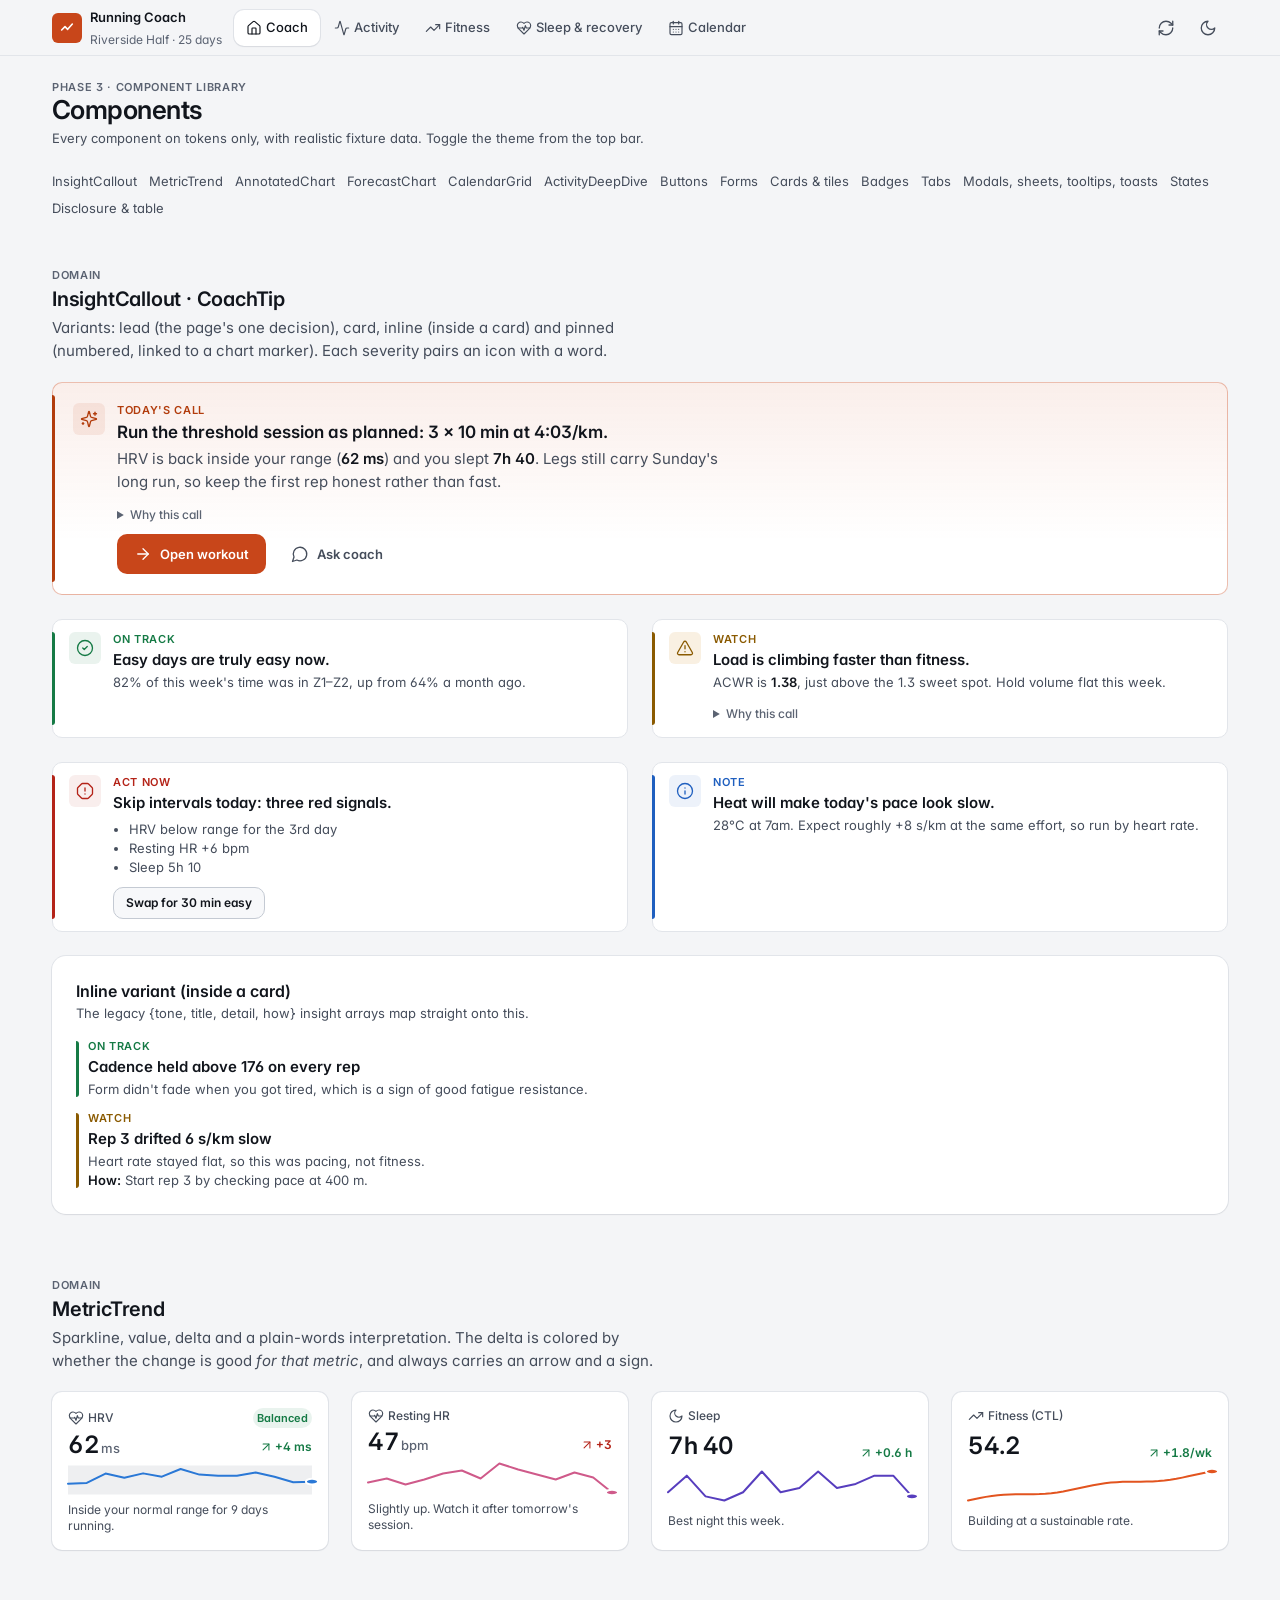
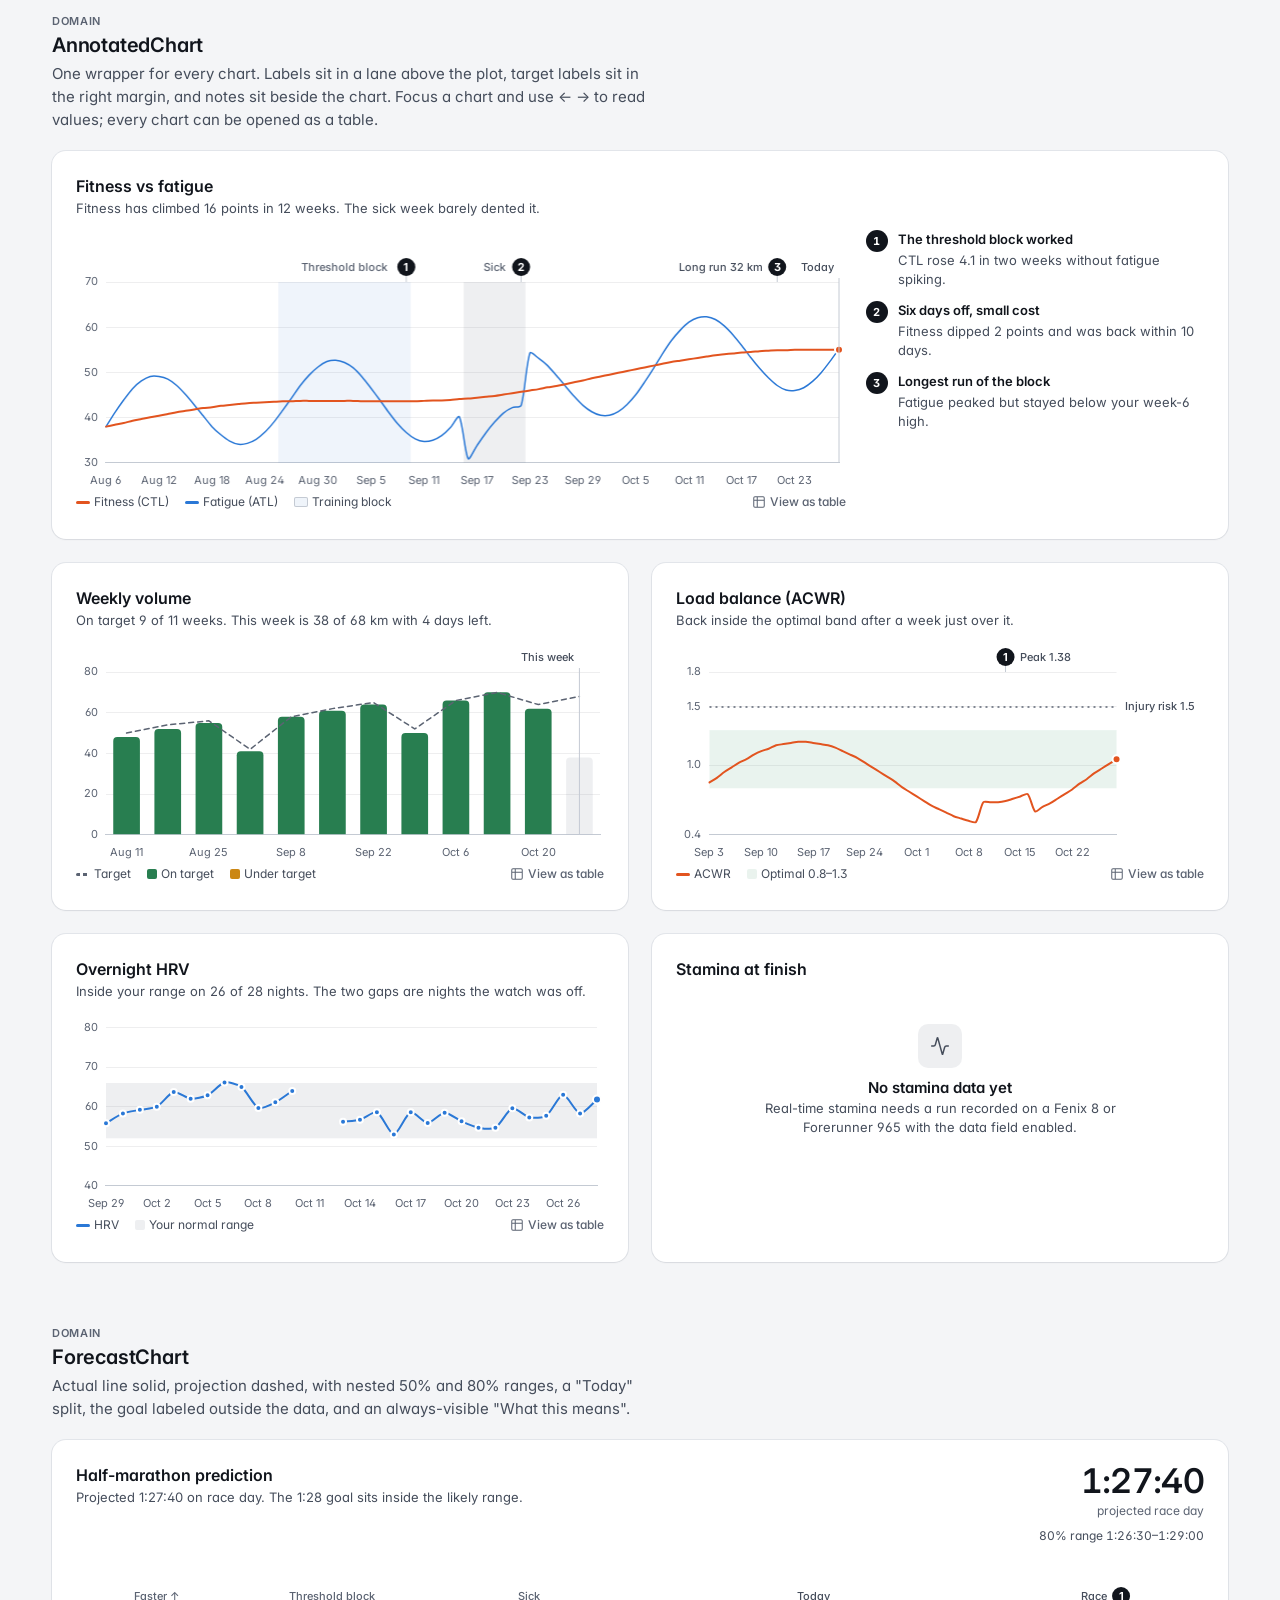
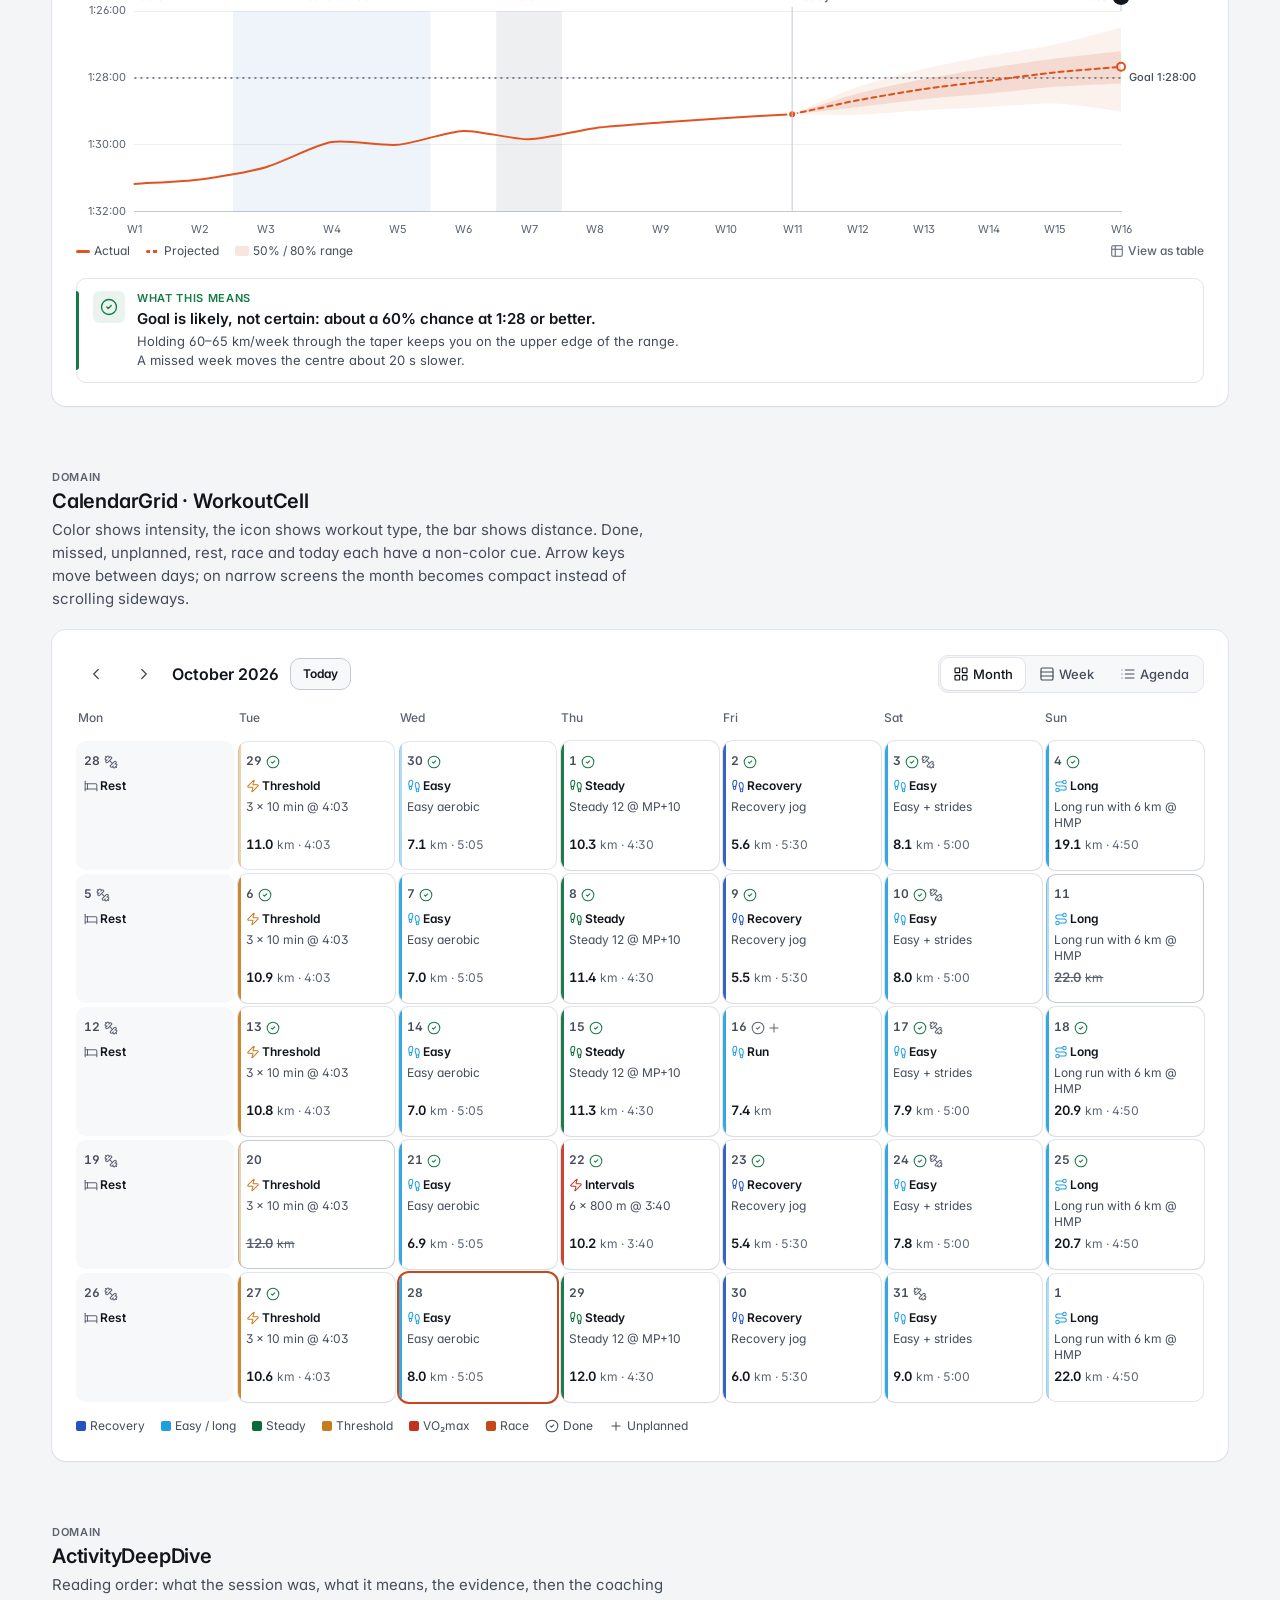
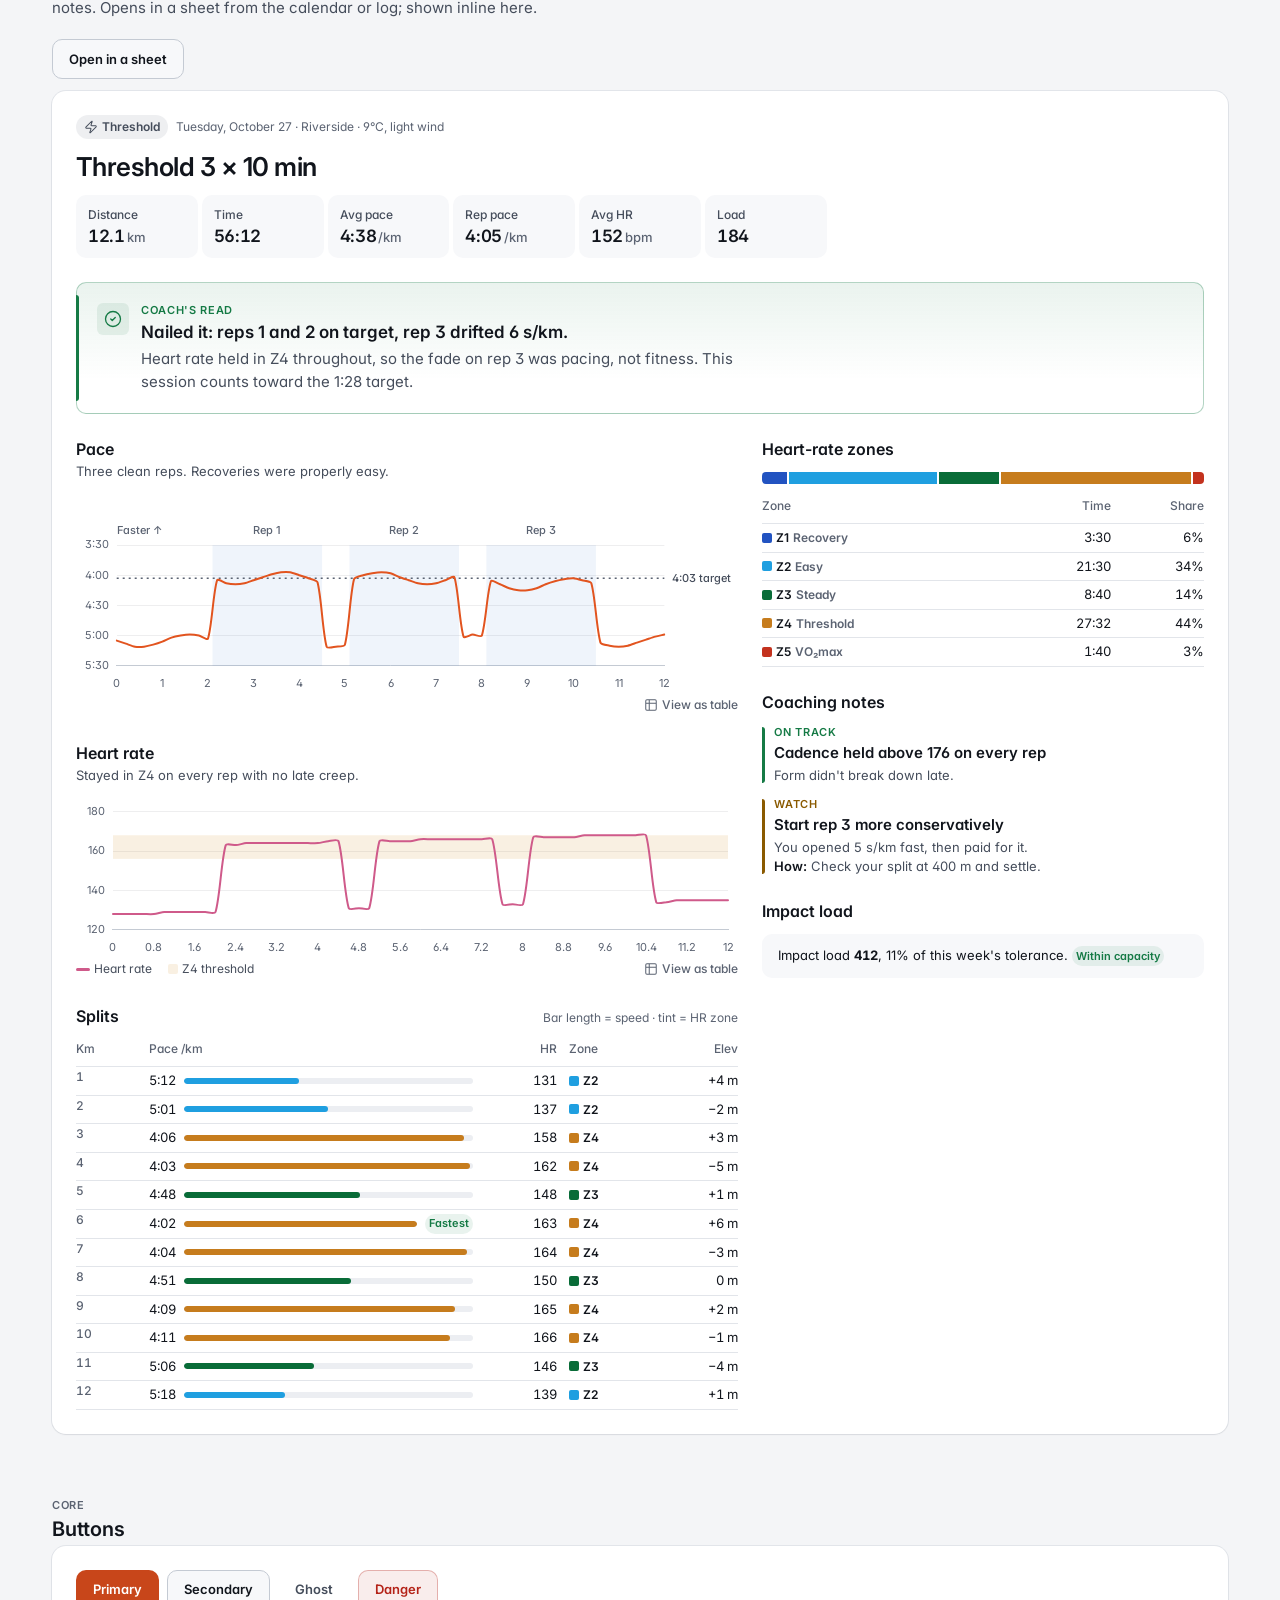
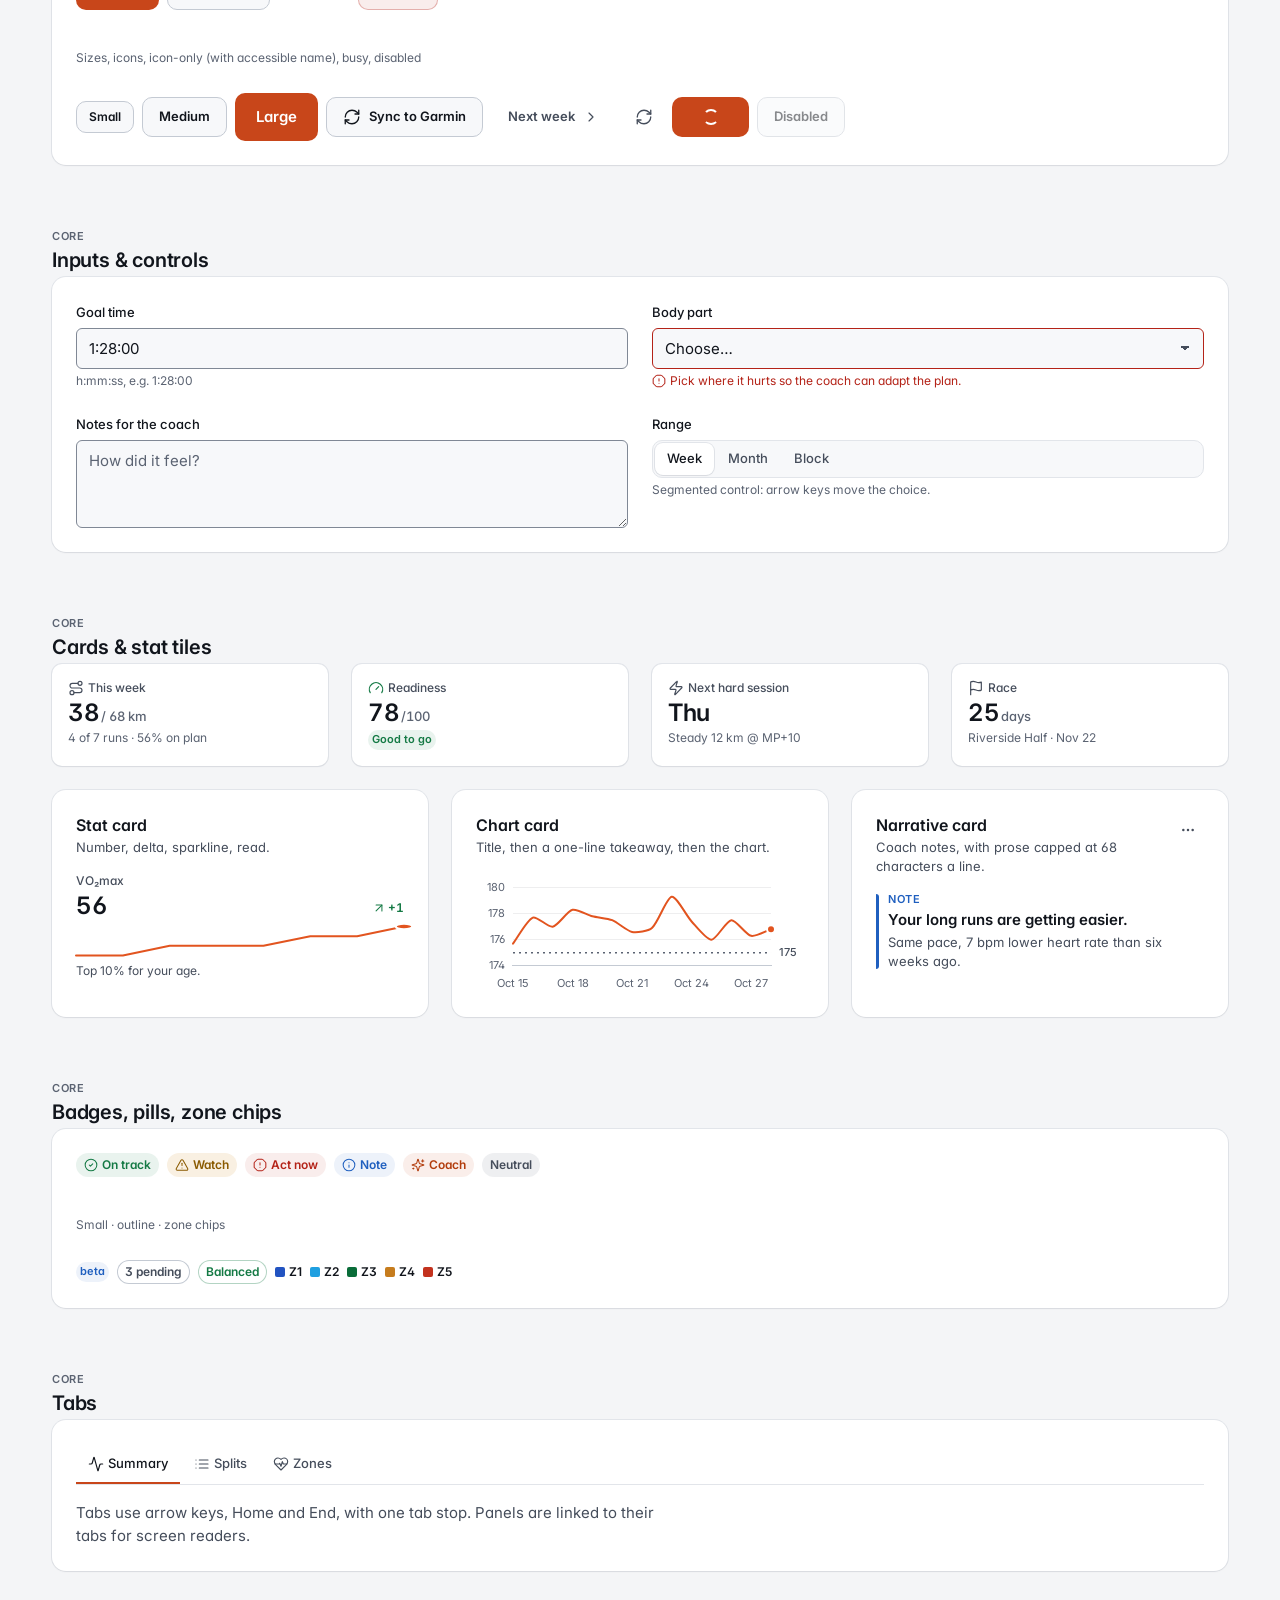
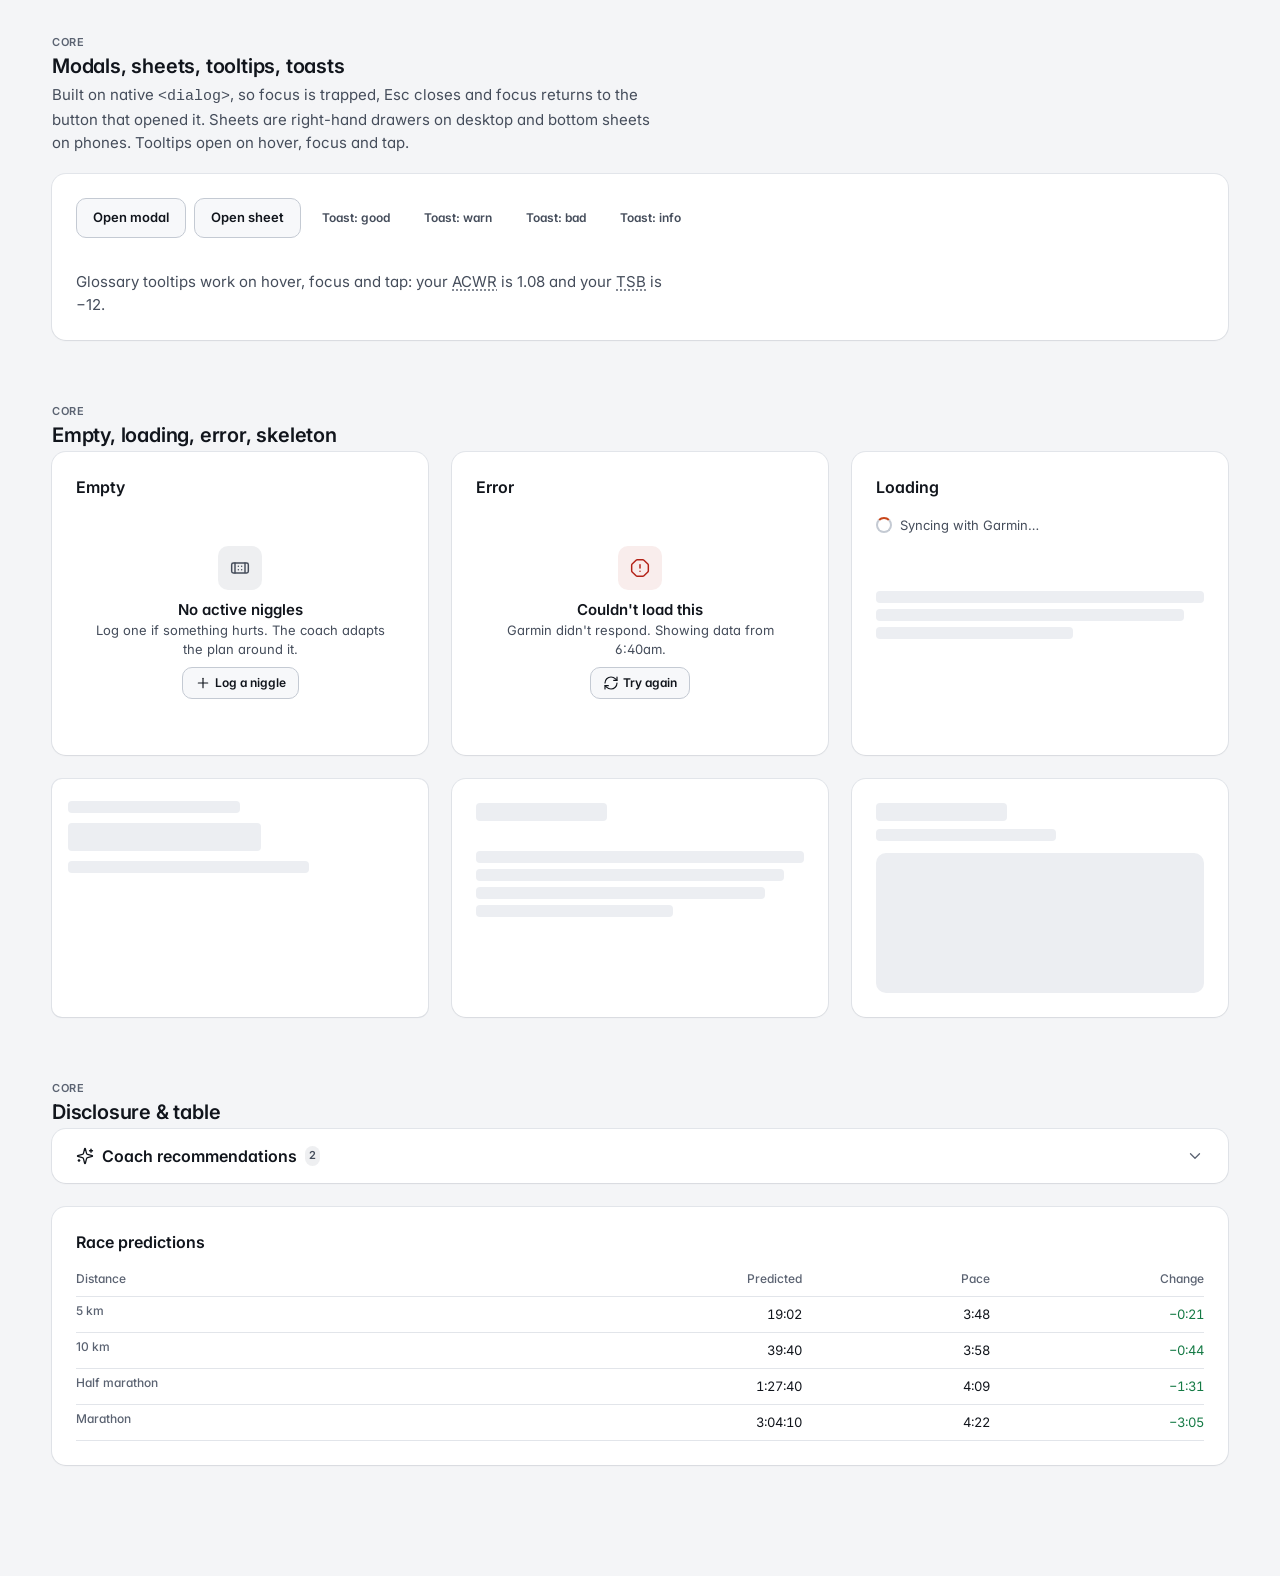
<file: frontend/design/components.html>
<!DOCTYPE html>
<html lang="en">
<head>
<meta charset="UTF-8" />
<meta name="viewport" content="width=device-width, initial-scale=1, viewport-fit=cover" />
<title>Component Library</title>
<link rel="icon" href="data:image/svg+xml,%3Csvg xmlns='http://www.w3.org/2000/svg' viewBox='0 0 32 32'%3E%3Crect width='32' height='32' rx='8' fill='%23ff7a3d'/%3E%3C/svg%3E" />
<link rel="preconnect" href="https://fonts.googleapis.com" />
<link rel="preconnect" href="https://fonts.gstatic.com" crossorigin />
<link rel="stylesheet" href="https://fonts.googleapis.com/css2?family=Inter:opsz,wght@14..32,400..700&display=swap" />
<link rel="stylesheet" href="tokens.css" />
<link rel="stylesheet" href="../ui/ui.css" />
<script src="../chart.umd.min.js"></script>
<style>
  /* Gallery-only layout */
  .gx-sec { margin-bottom: var(--sp-11); scroll-margin-top: 80px; }
  .gx-sec > .ui-overline { margin-bottom: var(--sp-2); }
  .gx-sec > h2 { margin-bottom: var(--sp-2); }
  .gx-sec > .ui-body { margin-bottom: var(--sp-6); }
  .gx-row { display: flex; flex-wrap: wrap; gap: var(--sp-3); align-items: center; }
  .gx-toc { display: flex; flex-wrap: wrap; gap: var(--sp-2) var(--sp-4); font-size: var(--fs-sm); margin: var(--sp-5) 0 var(--sp-10); }
  .gx-toc a { color: var(--text-2); text-decoration: none; } .gx-toc a:hover { color: var(--text-1); }
  .gx-label { font-size: var(--fs-caption); color: var(--text-3); margin: var(--sp-6) 0 var(--sp-3); }
</style>
</head>
<body class="has-bottomnav">
<div id="topbar"></div>
<main class="ui-container">
  <div class="ui-page-head">
    <div><p class="ui-overline">Phase 3 · component library</p><h1 class="ui-h1">Components</h1><p class="ui-caption">Every component on tokens only, with realistic fixture data. Toggle the theme from the top bar.</p></div>
  </div>
  <nav class="gx-toc" aria-label="Gallery sections">
    <a href="#g-insight">InsightCallout</a><a href="#g-metric">MetricTrend</a><a href="#g-chart">AnnotatedChart</a><a href="#g-forecast">ForecastChart</a>
    <a href="#g-cal">CalendarGrid</a><a href="#g-dd">ActivityDeepDive</a><a href="#g-buttons">Buttons</a><a href="#g-forms">Forms</a><a href="#g-cards">Cards &amp; tiles</a>
    <a href="#g-badges">Badges</a><a href="#g-tabs">Tabs</a><a href="#g-overlays">Modals, sheets, tooltips, toasts</a><a href="#g-states">States</a><a href="#g-misc">Disclosure &amp; table</a>
  </nav>

  <section class="gx-sec" id="g-insight">
    <p class="ui-overline">Domain</p><h2 class="ui-h2">InsightCallout · CoachTip</h2>
    <p class="ui-body">Variants: lead (the page's one decision), card, inline (inside a card) and pinned (numbered, linked to a chart marker). Each severity pairs an icon with a word.</p>
    <div class="ui-stack" id="insights"></div>
  </section>

  <section class="gx-sec" id="g-metric">
    <p class="ui-overline">Domain</p><h2 class="ui-h2">MetricTrend</h2>
    <p class="ui-body">Sparkline, value, delta and a plain-words interpretation. The delta is colored by whether the change is good <em>for that metric</em>, and always carries an arrow and a sign.</p>
    <div class="ui-grid cols-4" id="metrics"></div>
  </section>

  <section class="gx-sec" id="g-chart">
    <p class="ui-overline">Domain</p><h2 class="ui-h2">AnnotatedChart</h2>
    <p class="ui-body">One wrapper for every chart. Labels sit in a lane above the plot, target labels sit in the right margin, and notes sit beside the chart. Focus a chart and use ← → to read values; every chart can be opened as a table.</p>
    <div class="ui-stack">
      <div class="ui-card" id="chFitness"></div>
      <div class="ui-grid cols-2"><div class="ui-card" id="chVolume"></div><div class="ui-card" id="chAcwr"></div></div>
      <div class="ui-grid cols-2"><div class="ui-card" id="chHrv"></div><div class="ui-card" id="chEmpty"></div></div>
    </div>
  </section>

  <section class="gx-sec" id="g-forecast">
    <p class="ui-overline">Domain</p><h2 class="ui-h2">ForecastChart</h2>
    <p class="ui-body">Actual line solid, projection dashed, with nested 50% and 80% ranges, a "Today" split, the goal labeled outside the data, and an always-visible "What this means".</p>
    <div class="ui-card" id="chForecast"></div>
  </section>

  <section class="gx-sec" id="g-cal">
    <p class="ui-overline">Domain</p><h2 class="ui-h2">CalendarGrid · WorkoutCell</h2>
    <p class="ui-body">Color shows intensity, the icon shows workout type, the bar shows distance. Done, missed, unplanned, rest, race and today each have a non-color cue. Arrow keys move between days; on narrow screens the month becomes compact instead of scrolling sideways.</p>
    <div class="ui-card" id="cal"></div>
  </section>

  <section class="gx-sec" id="g-dd">
    <p class="ui-overline">Domain</p><h2 class="ui-h2">ActivityDeepDive</h2>
    <p class="ui-body">Reading order: what the session was, what it means, the evidence, then the coaching notes. Opens in a sheet from the calendar or log; shown inline here.</p>
    <div class="gx-row" style="margin-bottom:var(--sp-4)"><button class="ui-btn secondary" type="button" id="openDd">Open in a sheet</button></div>
    <div class="ui-card" id="dd"></div>
  </section>

  <section class="gx-sec" id="g-buttons">
    <p class="ui-overline">Core</p><h2 class="ui-h2">Buttons</h2>
    <div class="ui-card" id="buttons"></div>
  </section>

  <section class="gx-sec" id="g-forms">
    <p class="ui-overline">Core</p><h2 class="ui-h2">Inputs &amp; controls</h2>
    <div class="ui-card"><div class="ui-grid cols-2" id="forms"></div></div>
  </section>

  <section class="gx-sec" id="g-cards">
    <p class="ui-overline">Core</p><h2 class="ui-h2">Cards &amp; stat tiles</h2>
    <div class="ui-grid cols-4" id="stats"></div>
    <div class="ui-grid cols-3" style="margin-top:var(--grid-gap)" id="cards"></div>
  </section>

  <section class="gx-sec" id="g-badges">
    <p class="ui-overline">Core</p><h2 class="ui-h2">Badges, pills, zone chips</h2>
    <div class="ui-card" id="badges"></div>
  </section>

  <section class="gx-sec" id="g-tabs">
    <p class="ui-overline">Core</p><h2 class="ui-h2">Tabs</h2>
    <div class="ui-card" id="tabsDemo"></div>
  </section>

  <section class="gx-sec" id="g-overlays">
    <p class="ui-overline">Core</p><h2 class="ui-h2">Modals, sheets, tooltips, toasts</h2>
    <p class="ui-body">Built on native <code>&lt;dialog&gt;</code>, so focus is trapped, Esc closes and focus returns to the button that opened it. Sheets are right-hand drawers on desktop and bottom sheets on phones. Tooltips open on hover, focus and tap.</p>
    <div class="ui-card" id="overlays"></div>
  </section>

  <section class="gx-sec" id="g-states">
    <p class="ui-overline">Core</p><h2 class="ui-h2">Empty, loading, error, skeleton</h2>
    <div class="ui-grid cols-3" id="states"></div>
  </section>

  <section class="gx-sec" id="g-misc">
    <p class="ui-overline">Core</p><h2 class="ui-h2">Disclosure &amp; table</h2>
    <div class="ui-stack" id="misc"></div>
  </section>
</main>
<div id="bottomnav"></div>

<script type="module">
import * as UI from "../ui/index.js";
const q = (s) => document.querySelector(s);
UI.restoreTheme();
UI.initUI();

/* ---------- Nav ---------- */
const NAV = [
  { id: "coach", label: "Coach", short: "Coach", icon: "house" }, { id: "activity", label: "Activity", short: "Activity", icon: "activity" },
  { id: "fitness", label: "Fitness", short: "Fitness", icon: "trending-up" }, { id: "recovery", label: "Sleep & recovery", short: "Recovery", icon: "heart-pulse" },
  { id: "calendar", label: "Calendar", short: "Plan", icon: "calendar-days" },
];
const themeBtn = () => UI.button({ label: UI.getTheme() === "dark" ? "Switch to light mode" : "Switch to dark mode", variant: "ghost", iconOnly: true, icon: UI.getTheme() === "dark" ? "sun" : "moon", attrs: { id: "themeBtn" } });
const paintTop = () => {
  q("#topbar").innerHTML = UI.topBar({ name: "Running Coach", sub: "Riverside Half · 25 days", nav: { items: NAV, current: "coach" },
    actions: `${UI.button({ label: "Refresh from Garmin", variant: "ghost", iconOnly: true, icon: "refresh-cw" })}${themeBtn()}` });
  q("#themeBtn").addEventListener("click", () => { UI.setTheme(UI.getTheme() === "dark" ? "light" : "dark"); paintTop(); });
};
paintTop();
q("#bottomnav").innerHTML = UI.bottomNav({ items: NAV, current: "coach" });
document.addEventListener("click", (e) => { const a = e.target.closest("[data-nav]"); if (a) { e.preventDefault(); UI.setNavCurrent(a.dataset.nav); } });

/* ---------- Fixture helpers ---------- */
const TODAY = "2026-10-28";
const days = (n, endIso = TODAY) => Array.from({ length: n }, (_, i) => { const d = new Date(endIso + "T00:00:00"); d.setDate(d.getDate() - (n - 1 - i)); return d.toISOString().slice(0, 10); });
const dLabel = (iso, i, where) => where === "tooltip" || where === "table" ? UI.fmt.date(iso, { weekday: "short", month: "short", day: "numeric" }) : UI.fmt.date(iso);
const wave = (n, base, amp, noise, seed = 1) => { let s = seed; const r = () => ((s = (s * 9301 + 49297) % 233280) / 233280 - .5); return Array.from({ length: n }, (_, i) => +(base + amp * Math.sin(i / 4) + noise * r()).toFixed(1)); };

/* ---------- InsightCallout ---------- */
q("#insights").innerHTML = [
  UI.coachTip({ title: "Run the threshold session as planned: 3 × 10 min at 4:03/km.",
    body: "HRV is back inside your range (**62 ms**) and you slept **7h 40**. Legs still carry Sunday's long run, so keep the first rep honest rather than fast.",
    why: ["Readiness 78", "ACWR 1.08 (optimal)", "Form −12 (productive)", "No active niggles"],
    actions: UI.button({ label: "Open workout", variant: "primary", icon: "arrow-right" }) + UI.button({ label: "Ask coach", variant: "ghost", icon: "message-circle" }) }),
  `<div class="ui-grid cols-2">${[
    UI.insightCallout({ tone: "good", title: "Easy days are truly easy now.", body: "82% of this week's time was in Z1–Z2, up from 64% a month ago." }),
    UI.insightCallout({ tone: "warn", title: "Load is climbing faster than fitness.", body: "ACWR is **1.38**, just above the 1.3 sweet spot. Hold volume flat this week.", why: "7-day load 612 vs 28-day average 443." }),
    UI.insightCallout({ tone: "bad", title: "Skip intervals today: three red signals.", body: ["HRV below range for the 3rd day", "Resting HR +6 bpm", "Sleep 5h 10"], actions: UI.button({ label: "Swap for 30 min easy", size: "sm", variant: "secondary" }) }),
    UI.insightCallout({ tone: "info", title: "Heat will make today's pace look slow.", body: "28°C at 7am. Expect roughly +8 s/km at the same effort, so run by heart rate." }),
  ].join("")}</div>`,
  UI.card({ title: "Inline variant (inside a card)", sub: "The legacy {tone, title, detail, how} insight arrays map straight onto this.", body: UI.insightList([
    { tone: "good", title: "Cadence held above 176 on every rep", detail: "Form didn't fade when you got tired, which is a sign of good fatigue resistance." },
    { tone: "improve", title: "Rep 3 drifted 6 s/km slow", detail: "Heart rate stayed flat, so this was pacing, not fitness.", how: "Start rep 3 by checking pace at 400 m." },
  ]) }),
].join("");

/* ---------- MetricTrend ---------- */
q("#metrics").innerHTML = [
  UI.metricTrend({ label: "HRV", icon: "heart-pulse", value: "62", unit: "ms", delta: 4, deltaFmt: (d) => `${UI.fmt.signed(d)} ms`, deltaLabel: "vs 7-day avg", goodWhen: "up", series: wave(14, 58, 4, 5, 3), band: [52, 66], color: "var(--cat-2)", status: { text: "Balanced", tone: "good" }, read: "Inside your normal range for 9 days running.", go: "recovery" }),
  UI.metricTrend({ label: "Resting HR", icon: "heart-pulse", value: "47", unit: "bpm", delta: 3, deltaLabel: "vs baseline", goodWhen: "down", series: wave(14, 45, 1.2, 2, 7), color: "var(--cat-6)", read: "Slightly up. Watch it after tomorrow's session.", go: "recovery" }),
  UI.metricTrend({ label: "Sleep", icon: "moon", value: "7h 40", delta: 0.6, deltaFmt: (d) => `${UI.fmt.signed(d, 1)} h`, goodWhen: "up", series: wave(14, 7.1, .4, .9, 11), color: "var(--sleep-deep)", read: "Best night this week.", go: "sleep" }),
  UI.metricTrend({ label: "Fitness (CTL)", icon: "trending-up", value: "54.2", delta: 1.8, deltaFmt: (d) => `${UI.fmt.signed(d, 1)}/wk`, goodWhen: "up", series: Array.from({ length: 42 }, (_, i) => 40 + i * .34 + Math.sin(i / 3)), read: "Building at a sustainable rate.", go: "fitness" }),
].join("");

/* ---------- AnnotatedChart: fitness / form ---------- */
const d84 = days(84, TODAY);
const ctl = d84.map((_, i) => +(38 + i * .2 + 2 * Math.sin(i / 9)).toFixed(1));
const atl = d84.map((_, i) => +(ctl[i] + 9 * Math.sin(i / 3.3) + (i > 40 && i < 48 ? -12 : 0)).toFixed(1));
UI.AnnotatedChart("#chFitness", {
  title: "Fitness vs fatigue", takeaway: "Fitness has climbed 16 points in 12 weeks. The sick week barely dented it.",
  labels: d84, xFormat: dLabel, height: 260,
  series: [{ label: "Fitness (CTL)", data: ctl, color: "cat-1" }, { label: "Fatigue (ATL)", data: atl, color: "cat-2", width: 1.5 }],
  ranges: [{ from: d84[20], to: d84[34], label: "Threshold block", legend: "Training block" }, { from: d84[41], to: d84[47], tone: "neutral", label: "Sick" }],
  markers: [{ at: d84[34], n: 1 }, { at: d84[47], n: 2 }, { at: d84[76], n: 3, label: "Long run 32 km" }],
  today: d84[83],
  insights: [
    { n: 1, title: "The threshold block worked", body: "CTL rose 4.1 in two weeks without fatigue spiking." },
    { n: 2, title: "Six days off, small cost", body: "Fitness dipped 2 points and was back within 10 days." },
    { n: 3, title: "Longest run of the block", body: "Fatigue peaked but stayed below your week-6 high." },
  ],
});

/* ---------- AnnotatedChart: weekly volume (bars colored by status vs target) ---------- */
const wks = ["Aug 11", "Aug 18", "Aug 25", "Sep 1", "Sep 8", "Sep 15", "Sep 22", "Sep 29", "Oct 6", "Oct 13", "Oct 20", "Oct 27"];
const vol = [48, 52, 55, 41, 58, 61, 64, 50, 66, 70, 62, 38];
const tgt = [50, 54, 56, 42, 58, 62, 65, 52, 66, 70, 64, 68];
UI.AnnotatedChart("#chVolume", {
  title: "Weekly volume", takeaway: "On target 9 of 11 weeks. This week is 38 of 68 km with 4 days left.",
  labels: wks, xLabel: "Week of", height: 220, y: { beginAtZero: true, fmt: (v) => `${v}` },
  series: [
    { label: "Distance", unit: "km", data: vol, type: "bar", colorBy: (v, i) => i === 11 ? "--neutral-soft" : v >= tgt[i] * .9 ? "--load-optimal" : "--load-high", legend: false },
    { label: "Target", unit: "km", data: tgt, color: "--viz-target", width: 1.5, dash: true, endDot: false, tension: 0 },
  ],
  legendExtra: ['<i class="bar" style="--sw:var(--load-optimal)"></i>On target', '<i class="bar" style="--sw:var(--load-high)"></i>Under target'],
  today: "Oct 27", todayLabel: "This week",
});

/* ---------- AnnotatedChart: ACWR with y-bands ---------- */
const d56 = days(56, TODAY);
const acwr = d56.map((_, i) => +(0.85 + .35 * Math.sin(i / 8) + (i > 36 && i < 44 ? .18 : 0)).toFixed(2));
UI.AnnotatedChart("#chAcwr", {
  title: "Load balance (ACWR)", takeaway: "Back inside the optimal band after a week just over it.",
  labels: d56, xFormat: dLabel, height: 220, y: { min: 0.4, max: 1.8, fmt: (v) => v.toFixed(1) },
  yBands: [{ from: 0.8, to: 1.3, color: "--good-soft" }],
  targets: [{ value: 1.5, label: "Injury risk 1.5" }],
  series: [{ label: "ACWR", data: acwr, color: "cat-1", fmt: (v) => v.toFixed(2) }],
  legendExtra: ['<i class="bar" style="--sw:var(--good-soft)"></i>Optimal 0.8–1.3'],
  markers: [{ at: d56[40], n: 1, label: "Peak 1.38" }],
});

/* ---------- AnnotatedChart: HRV with personal band + empty state ---------- */
const d30 = days(30, TODAY);
const hrv = wave(30, 59, 4, 7, 21); hrv[12] = null; hrv[13] = null;
UI.AnnotatedChart("#chHrv", {
  title: "Overnight HRV", takeaway: "Inside your range on 26 of 28 nights. The two gaps are nights the watch was off.",
  labels: d30, xFormat: dLabel, height: 200, y: { suggestedMin: 40, suggestedMax: 75 },
  yBands: [{ from: 52, to: 66, color: "--neutral-soft" }],
  series: [{ label: "HRV", unit: "ms", data: hrv, color: "cat-2", points: true, spanGaps: false, fmt: (v) => `${v}` }],
  legendExtra: ['<i class="bar" style="--sw:var(--neutral-soft)"></i>Your normal range'],
});
UI.AnnotatedChart("#chEmpty", { title: "Stamina at finish", takeaway: "", labels: [], series: [{ label: "Stamina", data: [] }],
  empty: "No stamina data yet", emptyBody: "Real-time stamina needs a run recorded on a Fenix 8 or Forerunner 965 with the data field enabled." });

/* ---------- ForecastChart ---------- */
const fw = Array.from({ length: 16 }, (_, i) => `W${i + 1}`);
const act = [5470, 5462, 5440, 5395, 5400, 5375, 5390, 5370, 5360, 5352, 5345, null, null, null, null, null];
const N = (a) => [...Array(10).fill(null), ...a];
UI.ForecastChart("#chForecast", {
  title: "Half-marathon prediction", takeaway: "Projected 1:27:40 on race day. The 1:28 goal sits inside the likely range.",
  labels: fw, xLabel: "Week", height: 280,
  actual: act, projected: N([5345, 5320, 5300, 5285, 5270, 5260]),
  p50: { lo: N([5345, 5308, 5282, 5262, 5245, 5232]), hi: N([5345, 5332, 5318, 5308, 5296, 5290]) },
  p80: { lo: N([5345, 5296, 5264, 5240, 5220, 5190]), hi: N([5345, 5346, 5338, 5332, 5326, 5340]) },
  today: 10, goal: { value: 5280, label: "Goal 1:28:00" },
  y: { fmt: (v) => UI.fmt.clock(v), reverse: true, step: 60, min: 5160, max: 5520, hint: "Faster ↑" },
  hero: { value: "1:27:40", sub: "projected race day", detail: "80% range 1:26:30–1:29:00" },
  ranges: [{ from: 2, to: 4, label: "Threshold block" }, { from: 6, to: 6, tone: "neutral", label: "Sick" }],
  markers: [{ at: 15, n: 1, label: "Race" }],
  meaning: { tone: "good", title: "Goal is likely, not certain: about a 60% chance at 1:28 or better.", body: "Holding 60–65 km/week through the taper keeps you on the upper edge of the range. A missed week moves the centre about 20 s slower." },
});

/* ---------- CalendarGrid ---------- */
const PATTERN = [
  { type: "rest", title: "Rest + mobility", strength: true }, { type: "threshold", title: "3 × 10 min @ 4:03", km: 12, pace: "4:03" },
  { type: "easy", title: "Easy aerobic", km: 8, pace: "5:05" }, { type: "steady", title: "Steady 12 @ MP+10", km: 12, pace: "4:30" },
  { type: "recovery", title: "Recovery jog", km: 6, pace: "5:30" }, { type: "easy", title: "Easy + strides", km: 9, pace: "5:00", strength: true },
  { type: "long", title: "Long run with 6 km @ HMP", km: 22, pace: "4:50" },
];
const calDays = {};
for (let k = -40; k <= 40; k++) {
  const d = new Date(TODAY + "T00:00:00"); d.setDate(d.getDate() + k);
  const iso = d.toISOString().slice(0, 10), p = { ...PATTERN[(d.getDay() + 6) % 7] };
  if (k === -6) p.type = "intervals", p.title = "6 × 800 m @ 3:40", p.km = 11, p.pace = "3:40";
  if (k < 0 && p.type !== "rest") { const miss = k === -8 || k === -17; p.state = miss ? "missed" : "done"; if (!miss) p.done = { km: +(p.km * (0.95 + ((k * 7) % 10) / 100)).toFixed(1), pace: p.pace }; }
  else if (k < 0) p.state = "rest";
  if (k === -12) calDays[iso] = { type: "easy", state: "unplanned", done: { km: 7.4, pace: "5:10", name: "Lunch run with Sam" } };
  else calDays[iso] = p;
}
calDays["2026-11-22"] = { type: "race", title: "Riverside Half", km: 21.1, pace: "4:10", race: true };
UI.CalendarGrid("#cal", { days: calDays, today: TODAY, onOpen: (iso, d) => UI.toast(`${UI.fmt.date(iso, { weekday: "long", month: "short", day: "numeric" })}: ${d ? d.title || UI.workout(d.type).label : "nothing planned"}`, { tone: "info" }) });

/* ---------- ActivityDeepDive ---------- */
const kmAxis = Array.from({ length: 61 }, (_, i) => +(i * 0.2).toFixed(1));
const paceS = kmAxis.map((k) => { const inRep = (k > 2 && k < 4.5) || (k > 5 && k < 7.5) || (k > 8 && k < 10.5); return Math.round((inRep ? 243 : 305) + (k > 8 && inRep ? 6 : 0) + 6 * Math.sin(k * 3)); });
const hr = kmAxis.map((k, i) => Math.round(128 + ((k > 2 && k < 4.5) || (k > 5 && k < 7.5) || (k > 8 && k < 10.5) ? 34 : 0) + i * .12));
const DD = {
  title: "Threshold 3 × 10 min", date: "2026-10-27", type: "threshold", subtitle: "Riverside · 9°C, light wind",
  stats: [
    { label: "Distance", value: "12.1", unit: "km" }, { label: "Time", value: "56:12" }, { label: "Avg pace", value: "4:38", unit: "/km" },
    { label: "Rep pace", value: "4:05", unit: "/km", tone: "good" }, { label: "Avg HR", value: "152", unit: "bpm" }, { label: "Load", value: "184" },
  ],
  lead: { tone: "good", title: "Nailed it: reps 1 and 2 on target, rep 3 drifted 6 s/km.", body: "Heart rate held in Z4 throughout, so the fade on rep 3 was pacing, not fitness. This session counts toward the 1:28 target." },
  charts: [
    { title: "Pace", takeaway: "Three clean reps. Recoveries were properly easy.", labels: kmAxis, xLabel: "Km", xFormat: (k, i, w) => w === "tick" ? `${k}` : `${k} km`, height: 200,
      y: { reverse: true, fmt: (v) => UI.fmt.pace(v), step: 30, hint: "Faster ↑" }, series: [{ label: "Pace", unit: "/km", data: paceS, color: "cat-1", fmt: (v) => UI.fmt.pace(v), endDot: false }],
      targets: [{ value: 243, label: "4:03 target" }],
      ranges: [{ from: 11, to: 22, label: "Rep 1" }, { from: 26, to: 37, label: "Rep 2" }, { from: 41, to: 52, label: "Rep 3" }] },
    { title: "Heart rate", takeaway: "Stayed in Z4 on every rep with no late creep.", labels: kmAxis, xLabel: "Km", xFormat: (k, i, w) => w === "tick" ? `${k}` : `${k} km`, height: 160,
      series: [{ label: "Heart rate", unit: "bpm", data: hr, color: "cat-6", fmt: (v) => `${v}`, endDot: false }], yBands: [{ from: 156, to: 168, color: "--warn-soft" }],
      legendExtra: ['<i class="bar" style="--sw:var(--warn-soft)"></i>Z4 threshold'] },
  ],
  splits: [
    { n: 1, pace_s: 312, hr: 131, zone: 2, elev: 4 }, { n: 2, pace_s: 301, hr: 137, zone: 2, elev: -2 }, { n: 3, pace_s: 246, hr: 158, zone: 4, elev: 3 },
    { n: 4, pace_s: 243, hr: 162, zone: 4, elev: -5 }, { n: 5, pace_s: 288, hr: 148, zone: 3, elev: 1 }, { n: 6, pace_s: 242, hr: 163, zone: 4, elev: 6 },
    { n: 7, pace_s: 244, hr: 164, zone: 4, elev: -3 }, { n: 8, pace_s: 291, hr: 150, zone: 3, elev: 0 }, { n: 9, pace_s: 249, hr: 165, zone: 4, elev: 2 },
    { n: 10, pace_s: 251, hr: 166, zone: 4, elev: -1 }, { n: 11, pace_s: 306, hr: 146, zone: 3, elev: -4 }, { n: 12, pace_s: 318, hr: 139, zone: 2, elev: 1 },
  ],
  zones: [{ zone: 1, seconds: 210 }, { zone: 2, seconds: 1290 }, { zone: 3, seconds: 520 }, { zone: 4, seconds: 1652 }, { zone: 5, seconds: 100 }],
  insights: [
    { tone: "good", title: "Cadence held above 176 on every rep", detail: "Form didn't break down late." },
    { tone: "improve", title: "Start rep 3 more conservatively", detail: "You opened 5 s/km fast, then paid for it.", how: "Check your split at 400 m and settle." },
  ],
  sections: [{ title: "Impact load", html: `<div class="ui-well ui-small">Impact load <b class="num">412</b>, 11% of this week's tolerance. ${UI.badge("Within capacity", { tone: "good", size: "sm" })}</div>` }],
};
UI.ActivityDeepDive("#dd", DD);
q("#openDd").addEventListener("click", () => {
  const dlg = UI.openDialog({ kind: "sheet", wide: true, title: DD.title, sub: UI.fmt.date(DD.date, { weekday: "long", month: "long", day: "numeric" }) });
  UI.ActivityDeepDive(dlg.body, { ...DD, title: "Session breakdown" });
});

/* ---------- Buttons ---------- */
q("#buttons").innerHTML = `
  <div class="gx-row">${["primary", "secondary", "ghost", "danger"].map((v) => UI.button({ label: v[0].toUpperCase() + v.slice(1), variant: v })).join("")}</div>
  <div class="gx-label">Sizes, icons, icon-only (with accessible name), busy, disabled</div>
  <div class="gx-row">${UI.button({ label: "Small", size: "sm", variant: "secondary" })}${UI.button({ label: "Medium", variant: "secondary" })}${UI.button({ label: "Large", size: "lg", variant: "primary" })}
    ${UI.button({ label: "Sync to Garmin", icon: "refresh-cw", variant: "secondary" })}${UI.button({ label: "Next week", iconRight: "chevron-right", variant: "ghost" })}
    ${UI.button({ label: "Refresh", iconOnly: true, icon: "refresh-cw", variant: "ghost" })}${UI.button({ label: "Saving", busy: true, variant: "primary" })}${UI.button({ label: "Disabled", disabled: true, variant: "secondary" })}</div>`;

/* ---------- Forms ---------- */
q("#forms").innerHTML = [
  UI.field({ label: "Goal time", hint: "h:mm:ss, e.g. 1:28:00", control: UI.input({ value: "1:28:00", inputmode: "numeric" }) }),
  UI.field({ label: "Body part", error: "Pick where it hurts so the coach can adapt the plan.", control: UI.select({ options: [["", "Choose…"], ["calf", "Calf"], ["knee", "Knee"], ["hip", "Hip"]] }) }),
  UI.field({ label: "Notes for the coach", control: UI.textarea({ placeholder: "How did it feel?", rows: 3 }) }),
  `<div class="ui-field"><span class="ui-label" id="segl">Range</span>${UI.segmented({ label: "Range", value: "week", options: [["week", "Week"], ["month", "Month"], ["block", "Block"]] })}<span class="ui-hint">Segmented control: arrow keys move the choice.</span></div>`,
].join("");

/* ---------- Cards & stats ---------- */
q("#stats").innerHTML = [
  UI.statTile({ label: "This week", icon: "route", value: "38", unit: "/ 68 km", foot: "4 of 7 runs · 56% on plan" }),
  UI.statTile({ label: "Readiness", icon: "gauge", value: "78", unit: "/100", tone: "good", foot: UI.badge("Good to go", { tone: "good", size: "sm" }) }),
  UI.statTile({ label: "Next hard session", icon: "zap", value: "Thu", foot: "Steady 12 km @ MP+10" }),
  UI.statTile({ label: "Race", icon: "flag", value: "25", unit: "days", foot: "Riverside Half · Nov 22" }),
].join("");
q("#cards").innerHTML = [
  UI.card({ title: "Stat card", sub: "Number, delta, sparkline, read.", body: UI.metricTrend({ label: "VO₂max", value: "56", delta: 1, goodWhen: "up", series: [53, 53, 54, 54, 54, 55, 55, 56], read: "Top 10% for your age." }).replace('class="ui-metric"', 'class="ui-metric" style="box-shadow:none;padding:0"') }),
  UI.card({ title: "Chart card", sub: "Title, then a one-line takeaway, then the chart.", body: '<div id="miniChart"></div>' }),
  UI.card({ title: "Narrative card", sub: "Coach notes, with prose capped at 68 characters a line.", actions: UI.button({ label: "More", iconOnly: true, icon: "ellipsis", variant: "ghost", size: "sm" }), body: UI.insightCallout({ variant: "inline", tone: "info", title: "Your long runs are getting easier.", body: "Same pace, 7 bpm lower heart rate than six weeks ago." }) }),
].join("");
UI.AnnotatedChart("#miniChart", { labels: days(14), xFormat: dLabel, height: 120, legend: false, table: false, series: [{ label: "Cadence", unit: "spm", data: wave(14, 176, 2, 3, 5), color: "cat-1" }], targets: [{ value: 175, label: "175" }] });

/* ---------- Badges ---------- */
q("#badges").innerHTML = `<div class="gx-row">${["good", "warn", "bad", "info", "coach", "neutral"].map((t) => UI.badge({ good: "On track", warn: "Watch", bad: "Act now", info: "Note", coach: "Coach", neutral: "Neutral" }[t], { tone: t, autoIcon: true })).join("")}</div>
  <div class="gx-label">Small · outline · zone chips</div>
  <div class="gx-row">${UI.badge("beta", { size: "sm", tone: "info" })}${UI.badge("3 pending", { outline: true })}${UI.badge("Balanced", { tone: "good", outline: true })}${[1, 2, 3, 4, 5].map((z) => UI.zoneChip(z)).join("")}</div>`;

/* ---------- Tabs ---------- */
q("#tabsDemo").innerHTML = UI.tabs({ label: "Run detail", items: [
  { id: "sum", label: "Summary", icon: "activity", panel: '<p class="ui-body" style="padding-top:var(--sp-5)">Tabs use arrow keys, Home and End, with one tab stop. Panels are linked to their tabs for screen readers.</p>' },
  { id: "splits", label: "Splits", icon: "list", panel: '<p class="ui-body" style="padding-top:var(--sp-5)">Splits panel.</p>' },
  { id: "zones", label: "Zones", icon: "heart-pulse", panel: '<p class="ui-body" style="padding-top:var(--sp-5)">Zones panel.</p>' },
] });

/* ---------- Overlays ---------- */
q("#overlays").innerHTML = `<div class="gx-row">
  ${UI.button({ label: "Open modal", variant: "secondary", attrs: { id: "oModal" } })}
  ${UI.button({ label: "Open sheet", variant: "secondary", attrs: { id: "oSheet" } })}
  ${["good", "warn", "bad", "info"].map((t) => UI.button({ label: `Toast: ${t}`, variant: "ghost", size: "sm", attrs: { "data-toast": t } })).join("")}
</div>
<p class="ui-body" style="margin-top:var(--sp-5)">Glossary tooltips work on hover, focus and tap: your ${UI.tip("ACWR", "Acute:Chronic Workload Ratio: the last 7 days of load divided by your 28-day average. 0.8–1.3 is the sweet spot.")} is 1.08 and your ${UI.tip("TSB", "Training Stress Balance = Fitness − Fatigue. Slightly negative is the productive zone.")} is −12.</p>`;
q("#oModal").addEventListener("click", () => {
  const d = UI.openDialog({ title: "Log a niggle", sub: "The coach adapts the next 3 days around it.",
    body: UI.field({ label: "Where?", control: UI.select({ options: [["calf", "Calf"], ["knee", "Knee"]] }) }) + `<div style="height:var(--sp-4)"></div>` + UI.field({ label: "Severity", hint: "1 = aware of it, 5 = can't run", control: UI.input({ type: "number", value: "2" }) }),
    footer: UI.button({ label: "Cancel", variant: "ghost", attrs: { "data-close": "" } }) + UI.button({ label: "Save", variant: "primary", attrs: { "data-close": "" } }) });
});
q("#oSheet").addEventListener("click", () => UI.openDialog({ kind: "sheet", title: "Tuesday, Oct 28", sub: "Threshold · 12 km", body: UI.insightCallout({ tone: "coach", variant: "card", label: "Plan", title: "3 × 10 min @ 4:03/km", body: "2 km warm-up, 3 min jog between reps, 2 km cool-down." }) }));
document.addEventListener("click", (e) => { const b = e.target.closest("[data-toast]"); if (b) UI.toast({ good: "Synced 6 workouts to Garmin.", warn: "Garmin is slow right now. Showing cached data.", bad: "Couldn't reach Garmin. Try again in a few minutes.", info: "Plan updated for tomorrow." }[b.dataset.toast], { tone: b.dataset.toast }); });

/* ---------- States ---------- */
q("#states").innerHTML = [
  UI.card({ title: "Empty", body: UI.emptyState({ icon: "bandage", title: "No active niggles", body: "Log one if something hurts. The coach adapts the plan around it.", action: UI.button({ label: "Log a niggle", size: "sm", icon: "plus" }) }) }),
  UI.card({ title: "Error", body: UI.errorState({ body: "Garmin didn't respond. Showing data from 6:40am." }) }),
  UI.card({ title: "Loading", body: `${UI.loading("Syncing with Garmin")}<div style="height:var(--sp-5)"></div>${UI.skeleton.lines(3)}` }),
  UI.skeleton.stat(), UI.skeleton.card(4), `<div class="ui-card">${UI.skeleton.chart(140)}</div>`,
].join("");

/* ---------- Disclosure & table ---------- */
q("#misc").innerHTML = UI.disclosure({ title: "Coach recommendations", icon: "sparkles", count: 2, body: UI.insightList([{ tone: "info", title: "Move Thursday's steady run to Friday", detail: "Rain forecast Thursday morning, 40 km/h wind." }]) })
  + UI.card({ title: "Race predictions", body: UI.table({ caption: "Race predictions", rowHeaders: true, cols: [{ key: "d", label: "Distance" }, { key: "t", label: "Predicted", align: "r", num: true }, { key: "p", label: "Pace", align: "r", num: true }, { key: "c", label: "Change", align: "r", num: true, fmt: (v) => `<span class="ui-delta-down">${v}</span>` }],
    rows: [{ d: "5 km", t: "19:02", p: "3:48", c: "−0:21" }, { d: "10 km", t: "39:40", p: "3:58", c: "−0:44" }, { d: "Half marathon", t: "1:27:40", p: "4:09", c: "−1:31" }, { d: "Marathon", t: "3:04:10", p: "4:22", c: "−3:05" }] }) });
</script>
</body>
</html>
</file>
<file: frontend/design/tokens.css>
/* =========================================================================
   Running Coach — design tokens (single source of truth)
   Direction: "Calm Premium" — quiet slate surfaces, one ember accent,
   data colors that carry meaning. Components consume ONLY these tokens.

   Theme model: dark is the default. Light applies when the viewer picks it
   (html[data-theme="light"]) or, with no stored choice, when the OS asks.
   Every text/surface pair below is checked to WCAG 2 AA (>= 4.5:1).
   Data-viz scales are validated for CVD separation (OKLab ΔE, Machado 2009)
   per mode; see DESIGN_SYSTEM.md for the numbers.
   ========================================================================= */

:root {
  color-scheme: dark;

  /* ---------- Neutrals (surfaces, lines, ink) ---------- */
  --bg:             #0c0f14;   /* page canvas */
  --surface-1:      #151a21;   /* cards, chart surface */
  --surface-2:      #1b212a;   /* inset wells, table stripes, inputs */
  --surface-3:      #232a35;   /* hover, selected, pressed */
  --surface-overlay:#1b212a;   /* popovers, tooltips, sheets */
  --scrim:          rgba(5, 7, 10, .64);

  --border:         #29313d;   /* hairlines, card edges (decorative) */
  --border-strong:  #3a4352;   /* dividers that must read */
  --border-input:   #6b7585;   /* form controls — >= 3:1 vs surface */

  --text-1:         #eef1f5;   /* primary ink */
  --text-2:         #b4bcc8;   /* secondary: labels, body in dense areas */
  --text-3:         #8f99a9;   /* tertiary: captions, axis labels (>= 4.5:1) */
  --text-disabled:  #5c6574;

  /* ---------- Brand: Ember ---------- */
  --accent:         #ff7a3d;   /* fills, focus, "you / today" marks */
  --accent-text:    #ff8a52;   /* accent used as text */
  --accent-soft:    rgba(255, 122, 61, .14);
  --accent-line:    rgba(255, 122, 61, .40);
  --on-accent:      #1a0b03;   /* ink on an accent fill */
  --focus-ring:     #ff8a52;

  /* ---------- Semantic status (always paired with icon + label) ---------- */
  --good:           #4cd08a;  --good-soft:  rgba(76, 208, 138, .13);  --good-line:  rgba(76, 208, 138, .38);
  --warn:           #f2b44c;  --warn-soft:  rgba(242, 180, 76, .13);  --warn-line:  rgba(242, 180, 76, .38);
  --bad:            #ff7b7b;  --bad-soft:   rgba(255, 123, 123, .13); --bad-line:   rgba(255, 123, 123, .38);
  --info:           #6fb0ff;  --info-soft:  rgba(111, 176, 255, .13); --info-line:  rgba(111, 176, 255, .38);
  --neutral-soft:   rgba(143, 153, 169, .14);

  /* ---------- Data viz: chart chrome ---------- */
  --viz-surface:    var(--surface-1);
  --viz-grid:       rgba(255, 255, 255, .06);
  --viz-axis:       #3a4352;
  --viz-label:      var(--text-3);
  --viz-crosshair:  rgba(238, 241, 245, .35);
  --viz-band:       rgba(255, 122, 61, .16);     /* forecast confidence */
  --viz-band-2:     rgba(255, 122, 61, .08);     /* outer (80%) band */
  --viz-highlight:  rgba(111, 176, 255, .10);    /* highlighted range */
  --viz-target:     #b4bcc8;                     /* target / goal lines */

  /* Categorical — fixed order, never cycled. Slot 1 = "you". */
  --cat-1: #e8622a;  /* ember   */
  --cat-2: #3987e5;  /* blue    */
  --cat-3: #199e70;  /* aqua    */
  --cat-4: #c98500;  /* yellow  */
  --cat-5: #9085e9;  /* violet  */
  --cat-6: #d55181;  /* magenta */

  /* Intensity scale — HR zones, pace zones, workout intensity (one scale everywhere). */
  --z1: #235fd3;  /* recovery  */
  --z2: #2a98be;  /* easy / aerobic */
  --z3: #237342;  /* steady / tempo */
  --z4: #cb8017;  /* threshold */
  --z5: #c92637;  /* VO2 / max */

  /* Training-load status (ACWR / form) — shares hues with status. */
  --load-under:   #218feb;
  --load-optimal: #247544;
  --load-high:    #c8830e;
  --load-over:    #d22f41;
  --load-none:    #5c6574;   /* detraining / no data */

  /* Sleep stages */
  --sleep-deep:  #5e5ed7;
  --sleep-light: #1e9cdd;
  --sleep-rem:   #9738b7;
  --sleep-awake: #ee5a08;

  /* Sequential (single hue, magnitude) — blue, low → high */
  --seq-1: #184f95; --seq-2: #1c5cab; --seq-3: #256abf; --seq-4: #2a78d6;
  --seq-5: #3987e5; --seq-6: #5598e7; --seq-7: #86b6ef;
  /* Diverging (polarity) — blue ↔ gray ↔ red */
  --div-neg-2: #3987e5; --div-neg-1: #2a5a94; --div-mid: #383d45;
  --div-pos-1: #8f3a3a; --div-pos-2: #e66767;

  /* ---------- Typography ---------- */
  --font-sans: "Inter", ui-sans-serif, system-ui, -apple-system, "Segoe UI", Roboto, sans-serif;
  --font-mono: ui-monospace, "SF Mono", "Cascadia Mono", Menlo, monospace;

  --fs-micro:   11px;  --lh-micro:   14px;   /* overlines, axis ticks only */
  --fs-caption: 12px;  --lh-caption: 16px;   /* captions, legends, chart labels */
  --fs-sm:      13px;  --lh-sm:      19px;   /* dense UI, table cells */
  --fs-body:    15px;  --lh-body:    23px;   /* default body + coach text */
  --fs-lead:    17px;  --lh-lead:    26px;   /* coach headline paragraph */
  --fs-h3:      16px;  --lh-h3:      22px;   /* card title */
  --fs-h2:      20px;  --lh-h2:      26px;   /* section title */
  --fs-h1:      26px;  --lh-h1:      32px;   /* page title */
  --fs-num-sm:  17px;  /* inline KPI */
  --fs-num-md:  24px;  /* stat tile */
  --fs-num-lg:  34px;  /* hero metric */
  --fs-num-xl:  48px;  /* single headline number (race prediction) */

  --fw-regular: 400; --fw-medium: 500; --fw-semibold: 600; --fw-bold: 700;
  --tracking-tight: -0.02em;  /* headings, big numbers */
  --tracking-wide:  0.06em;   /* overlines (uppercase) */
  --measure: 68ch;            /* max line length for coach prose */

  /* ---------- Spacing (4px base) ---------- */
  --sp-0: 0; --sp-1: 2px; --sp-2: 4px; --sp-3: 8px; --sp-4: 12px; --sp-5: 16px;
  --sp-6: 20px; --sp-7: 24px; --sp-8: 32px; --sp-9: 40px; --sp-10: 48px; --sp-11: 64px;

  /* ---------- Layout ---------- */
  --container: 1240px;
  --gutter: 16px;            /* page side padding (mobile) */
  --grid-gap: 16px;
  --card-pad: 20px;
  --topbar-h: 56px;
  --bottomnav-h: 64px;

  /* ---------- Radius ---------- */
  --r-xs: 4px;    /* data mark ends, tags */
  --r-sm: 6px;    /* chips, inputs, small buttons */
  --r-md: 10px;   /* buttons, tiles, wells */
  --r-lg: 14px;   /* cards */
  --r-xl: 20px;   /* sheets, modals */
  --r-full: 999px;

  /* ---------- Elevation (dark: lift by surface + edge, not big shadows) ---------- */
  --elev-0: none;
  --elev-1: 0 0 0 1px var(--border);
  --elev-2: 0 0 0 1px var(--border-strong), 0 8px 24px rgba(0, 0, 0, .40);
  --elev-3: 0 0 0 1px var(--border-strong), 0 24px 64px rgba(0, 0, 0, .55);

  /* ---------- Motion ---------- */
  --dur-1: 100ms;   /* hover, press */
  --dur-2: 160ms;   /* tooltip, toggle, tab indicator */
  --dur-3: 240ms;   /* sheet, drawer, expand */
  --dur-4: 360ms;   /* first chart reveal only */
  --ease-standard: cubic-bezier(.2, 0, 0, 1);
  --ease-enter:    cubic-bezier(.05, .7, .1, 1);
  --ease-exit:     cubic-bezier(.3, 0, 1, 1);

  /* ---------- Z-index ---------- */
  --z-base: 0; --z-sticky: 100; --z-dropdown: 200; --z-overlay: 300;
  --z-modal: 400; --z-toast: 500; --z-tooltip: 600;
}

/* ---------- Light theme: explicit choice, or OS preference with no choice ---------- */
:root[data-theme="light"] {
  color-scheme: light;
  --bg:#f4f5f7; --surface-1:#ffffff; --surface-2:#f7f8fa; --surface-3:#eceef2; --surface-overlay:#ffffff;
  --scrim: rgba(17, 21, 28, .40);
  --border:#e2e5ea; --border-strong:#c4cad3; --border-input:#808895;
  --text-1:#11151c; --text-2:#454d5b; --text-3:#5b6372; --text-disabled:#a0a7b2;

  --accent:#c8461a; --accent-text:#b23c0c; --accent-soft:rgba(200, 70, 26, .09);
  --accent-line:rgba(200, 70, 26, .35); --on-accent:#ffffff; --focus-ring:#b23c0c;

  --good:#157a45;  --good-soft:rgba(21, 122, 69, .09);  --good-line:rgba(21, 122, 69, .32);
  --warn:#8a5a00;  --warn-soft:rgba(203, 135, 20, .12); --warn-line:rgba(138, 90, 0, .32);
  --bad:#b42318;   --bad-soft:rgba(180, 35, 24, .08);   --bad-line:rgba(180, 35, 24, .30);
  --info:#1f5fbf;  --info-soft:rgba(31, 95, 191, .08);  --info-line:rgba(31, 95, 191, .30);
  --neutral-soft: rgba(91, 99, 114, .10);

  --viz-grid: rgba(17, 21, 28, .07); --viz-axis:#c4cad3; --viz-crosshair: rgba(17, 21, 28, .30);
  --viz-band: rgba(200, 70, 26, .14); --viz-band-2: rgba(200, 70, 26, .07);
  --viz-highlight: rgba(31, 95, 191, .07); --viz-target:#5b6372;

  --cat-1:#e2541f; --cat-2:#2a78d6; --cat-3:#11966a; --cat-4:#b87800; --cat-5:#6250d6; --cat-6:#cf5a8a;
  --z1:#2253c1; --z2:#1f9fe0; --z3:#096c38; --z4:#c67c1d; --z5:#c3321e;
  --load-under:#0886e7; --load-optimal:#287e50; --load-high:#cb8714; --load-over:#c73033; --load-none:#a0a7b2;
  --sleep-deep:#573ebe; --sleep-light:#009cf2; --sleep-rem:#a33fb9; --sleep-awake:#fa6424;
  --seq-1:#cde2fb; --seq-2:#9ec5f4; --seq-3:#6da7ec; --seq-4:#3987e5; --seq-5:#256abf; --seq-6:#1c5cab; --seq-7:#104281;
  --div-neg-2:#2a78d6; --div-neg-1:#9ec5f4; --div-mid:#f0efec; --div-pos-1:#f2a7a6; --div-pos-2:#d03b3b;

  --elev-1: 0 1px 2px rgba(17, 21, 28, .05), 0 0 0 1px var(--border);
  --elev-2: 0 0 0 1px var(--border), 0 8px 24px -6px rgba(17, 21, 28, .16);
  --elev-3: 0 0 0 1px var(--border), 0 24px 64px -12px rgba(17, 21, 28, .28);
}
@media (prefers-color-scheme: light) {
  :root:not([data-theme]) {
    color-scheme: light;
    --bg:#f4f5f7; --surface-1:#ffffff; --surface-2:#f7f8fa; --surface-3:#eceef2; --surface-overlay:#ffffff;
    --scrim: rgba(17, 21, 28, .40);
    --border:#e2e5ea; --border-strong:#c4cad3; --border-input:#808895;
    --text-1:#11151c; --text-2:#454d5b; --text-3:#5b6372; --text-disabled:#a0a7b2;
    --accent:#c8461a; --accent-text:#b23c0c; --accent-soft:rgba(200, 70, 26, .09);
    --accent-line:rgba(200, 70, 26, .35); --on-accent:#ffffff; --focus-ring:#b23c0c;
    --good:#157a45;  --good-soft:rgba(21, 122, 69, .09);  --good-line:rgba(21, 122, 69, .32);
    --warn:#8a5a00;  --warn-soft:rgba(203, 135, 20, .12); --warn-line:rgba(138, 90, 0, .32);
    --bad:#b42318;   --bad-soft:rgba(180, 35, 24, .08);   --bad-line:rgba(180, 35, 24, .30);
    --info:#1f5fbf;  --info-soft:rgba(31, 95, 191, .08);  --info-line:rgba(31, 95, 191, .30);
    --neutral-soft: rgba(91, 99, 114, .10);
    --viz-grid: rgba(17, 21, 28, .07); --viz-axis:#c4cad3; --viz-crosshair: rgba(17, 21, 28, .30);
    --viz-band: rgba(200, 70, 26, .14); --viz-band-2: rgba(200, 70, 26, .07);
    --viz-highlight: rgba(31, 95, 191, .07); --viz-target:#5b6372;
    --cat-1:#e2541f; --cat-2:#2a78d6; --cat-3:#11966a; --cat-4:#b87800; --cat-5:#6250d6; --cat-6:#cf5a8a;
    --z1:#2253c1; --z2:#1f9fe0; --z3:#096c38; --z4:#c67c1d; --z5:#c3321e;
    --load-under:#0886e7; --load-optimal:#287e50; --load-high:#cb8714; --load-over:#c73033; --load-none:#a0a7b2;
    --sleep-deep:#573ebe; --sleep-light:#009cf2; --sleep-rem:#a33fb9; --sleep-awake:#fa6424;
    --seq-1:#cde2fb; --seq-2:#9ec5f4; --seq-3:#6da7ec; --seq-4:#3987e5; --seq-5:#256abf; --seq-6:#1c5cab; --seq-7:#104281;
    --div-neg-2:#2a78d6; --div-neg-1:#9ec5f4; --div-mid:#f0efec; --div-pos-1:#f2a7a6; --div-pos-2:#d03b3b;
    --elev-1: 0 1px 2px rgba(17, 21, 28, .05), 0 0 0 1px var(--border);
    --elev-2: 0 0 0 1px var(--border), 0 8px 24px -6px rgba(17, 21, 28, .16);
    --elev-3: 0 0 0 1px var(--border), 0 24px 64px -12px rgba(17, 21, 28, .28);
  }
}

/* ---------- Responsive layout tokens ---------- */
@media (min-width: 768px)  { :root { --gutter: 24px; --grid-gap: 20px; --card-pad: 22px; } }
@media (min-width: 1280px) { :root { --gutter: 32px; --grid-gap: 24px; --card-pad: 24px; } }

/* ---------- Reduced motion: no travel, near-instant fades ---------- */
@media (prefers-reduced-motion: reduce) {
  :root { --dur-2: 1ms; --dur-3: 1ms; --dur-4: 1ms; }
}
</file>
<file: frontend/ui/ui.css>
/* =========================================================================
   Running Coach — component layer. Consumes tokens.css only: no raw colors,
   sizes or durations below this line (stroke widths and 1px hairlines excepted).
   Class prefix: .ui-*  ·  State: .is-* / aria-*  ·  Tone: [data-tone]
   ========================================================================= */

/* ---------- Base ---------- */
*, *::before, *::after { box-sizing: border-box; }
html { -webkit-text-size-adjust: 100%; }
body {
  margin: 0; background: var(--bg); color: var(--text-1);
  font-family: var(--font-sans); font-size: var(--fs-body); line-height: var(--lh-body);
  font-feature-settings: "cv11", "ss01"; -webkit-font-smoothing: antialiased;
}
h1, h2, h3, h4 { margin: 0; font-weight: var(--fw-semibold); }
p { margin: 0; }
a { color: var(--accent-text); text-underline-offset: 2px; }
button, input, select, textarea { font: inherit; color: inherit; }
:focus { outline: none; }
:focus-visible { outline: 2px solid var(--focus-ring); outline-offset: 2px; }
::selection { background: var(--accent-soft); }
.num, .ui-num { font-variant-numeric: tabular-nums; font-feature-settings: "tnum", "cv11"; }
.ui-sr { position: absolute !important; width: 1px; height: 1px; padding: 0; margin: -1px; overflow: hidden; clip: rect(0 0 0 0); white-space: nowrap; border: 0; }
.ui-icon { flex: none; display: inline-block; vertical-align: middle; }
html.is-theming *, html.is-theming *::before, html.is-theming *::after { transition: none !important; }

/* Text roles */
.ui-h1 { font-size: var(--fs-h1); line-height: var(--lh-h1); letter-spacing: var(--tracking-tight); }
.ui-h2 { font-size: var(--fs-h2); line-height: var(--lh-h2); letter-spacing: -0.01em; }
.ui-h3 { font-size: var(--fs-h3); line-height: var(--lh-h3); }
.ui-lead { font-size: var(--fs-lead); line-height: var(--lh-lead); max-width: var(--measure); }
.ui-body { font-size: var(--fs-body); line-height: var(--lh-body); max-width: var(--measure); color: var(--text-2); }
.ui-small { font-size: var(--fs-sm); line-height: var(--lh-sm); }
.ui-caption { font-size: var(--fs-caption); line-height: var(--lh-caption); color: var(--text-3); }
.ui-overline { font-size: var(--fs-micro); line-height: var(--lh-micro); text-transform: uppercase; letter-spacing: var(--tracking-wide); font-weight: var(--fw-semibold); color: var(--text-3); }
.ui-muted { color: var(--text-2); }
.ui-faint { color: var(--text-3); }

/* ---------- Layout ---------- */
.ui-container { max-width: var(--container); margin: 0 auto; padding: 0 var(--gutter); }
.ui-stack { display: flex; flex-direction: column; gap: var(--grid-gap); }
.ui-row { display: flex; align-items: center; gap: var(--sp-3); flex-wrap: wrap; }
.ui-grid { display: grid; gap: var(--grid-gap); grid-template-columns: minmax(0, 1fr); }
@media (min-width: 768px) {
  .ui-grid.cols-2 { grid-template-columns: repeat(2, minmax(0, 1fr)); }
  .ui-grid.cols-3, .ui-grid.cols-4 { grid-template-columns: repeat(2, minmax(0, 1fr)); }
}
@media (min-width: 1024px) {
  .ui-grid.cols-3 { grid-template-columns: repeat(3, minmax(0, 1fr)); }
  .ui-grid.cols-4 { grid-template-columns: repeat(4, minmax(0, 1fr)); }
}
.ui-grid.tiles { grid-template-columns: repeat(auto-fill, minmax(min(100%, 160px), 1fr)); }
.ui-section { display: flex; flex-direction: column; gap: var(--sp-5); margin-bottom: var(--sp-10); }
.ui-section-head { display: flex; align-items: flex-end; justify-content: space-between; gap: var(--sp-4); flex-wrap: wrap; }
.ui-section-head .ui-caption { margin-top: var(--sp-1); }

.ui-page-head { display: flex; align-items: flex-end; justify-content: space-between; gap: var(--sp-5); flex-wrap: wrap; margin: var(--sp-7) 0 var(--sp-7); }
.ui-page-head .ui-caption { margin-top: var(--sp-2); font-size: var(--fs-sm); color: var(--text-2); }

/* ---------- Button ---------- */
.ui-btn {
  --btn-h: 40px;
  display: inline-flex; align-items: center; justify-content: center; gap: var(--sp-3);
  height: var(--btn-h); padding: 0 var(--sp-5); border-radius: var(--r-md); border: 1px solid transparent;
  font-size: var(--fs-sm); font-weight: var(--fw-semibold); line-height: 1; white-space: nowrap; cursor: pointer;
  text-decoration: none; user-select: none;
  transition: background-color var(--dur-1) var(--ease-standard), border-color var(--dur-1) var(--ease-standard), color var(--dur-1) var(--ease-standard);
}
.ui-btn.sm { --btn-h: 32px; padding: 0 var(--sp-4); font-size: var(--fs-caption); gap: var(--sp-2); }
.ui-btn.lg { --btn-h: 48px; padding: 0 var(--sp-6); font-size: var(--fs-body); }
.ui-btn.block { width: 100%; }
.ui-btn.primary { background: var(--accent); color: var(--on-accent); }
.ui-btn.primary:hover { background: color-mix(in srgb, var(--accent) 88%, var(--text-1)); }
.ui-btn.secondary { background: var(--surface-2); color: var(--text-1); border-color: var(--border-strong); }
.ui-btn.secondary:hover { background: var(--surface-3); }
.ui-btn.ghost { background: transparent; color: var(--text-2); }
.ui-btn.ghost:hover { background: var(--surface-3); color: var(--text-1); }
.ui-btn.danger { background: var(--bad-soft); color: var(--bad); border-color: var(--bad-line); }
.ui-btn.danger:hover { background: color-mix(in srgb, var(--bad-soft) 60%, var(--bad) 18%); }
.ui-btn.icon { width: var(--btn-h); padding: 0; }
.ui-btn:disabled, .ui-btn[aria-disabled="true"] { opacity: .5; cursor: not-allowed; }
.ui-btn.is-busy { position: relative; color: transparent !important; pointer-events: none; }
.ui-btn.is-busy::after { content: ""; position: absolute; width: 16px; height: 16px; border-radius: 50%;
  border: 2px solid currentColor; border-color: var(--text-2) transparent var(--text-2) transparent; animation: ui-spin 800ms linear infinite; }
.ui-btn.primary.is-busy::after { border-color: var(--on-accent) transparent var(--on-accent) transparent; }
@keyframes ui-spin { to { transform: rotate(360deg); } }

/* ---------- Form controls ---------- */
.ui-field { display: flex; flex-direction: column; gap: var(--sp-2); min-width: 0; }
.ui-label { font-size: var(--fs-sm); font-weight: var(--fw-medium); color: var(--text-1); }
.ui-hint { font-size: var(--fs-caption); line-height: var(--lh-caption); color: var(--text-3); }
.ui-error-text { font-size: var(--fs-caption); line-height: var(--lh-caption); color: var(--bad); display: flex; gap: var(--sp-2); align-items: center; }
.ui-input, .ui-select, .ui-textarea {
  width: 100%; min-height: 40px; padding: var(--sp-3) var(--sp-4); border-radius: var(--r-sm);
  background: var(--surface-2); border: 1px solid var(--border-input); color: var(--text-1); font-size: var(--fs-body);
  transition: border-color var(--dur-1) var(--ease-standard), box-shadow var(--dur-1) var(--ease-standard);
}
.ui-textarea { min-height: 88px; resize: vertical; line-height: var(--lh-body); }
.ui-select { appearance: none; padding-right: var(--sp-9);
  background-image: linear-gradient(45deg, transparent 50%, var(--text-2) 50%), linear-gradient(135deg, var(--text-2) 50%, transparent 50%);
  background-position: calc(100% - 18px) 50%, calc(100% - 13px) 50%; background-size: 5px 5px; background-repeat: no-repeat; }
.ui-input::placeholder, .ui-textarea::placeholder { color: var(--text-3); }
.ui-input:hover, .ui-select:hover, .ui-textarea:hover { border-color: var(--text-3); }
.ui-input:focus-visible, .ui-select:focus-visible, .ui-textarea:focus-visible { outline: none; border-color: var(--focus-ring); box-shadow: 0 0 0 3px var(--accent-soft); }
.ui-field.is-invalid .ui-input, .ui-field.is-invalid .ui-select, .ui-field.is-invalid .ui-textarea { border-color: var(--bad); }

/* Segmented control (radio group) */
.ui-seg { display: inline-flex; padding: 2px; gap: 2px; background: var(--surface-2); border: 1px solid var(--border); border-radius: var(--r-md); }
.ui-seg button { all: unset; box-sizing: border-box; display: inline-flex; align-items: center; gap: var(--sp-2); cursor: pointer;
  height: 32px; padding: 0 var(--sp-4); border-radius: 8px; font-size: var(--fs-sm); font-weight: var(--fw-medium); color: var(--text-2);
  transition: background-color var(--dur-1) var(--ease-standard), color var(--dur-1) var(--ease-standard); }
.ui-seg button:hover { color: var(--text-1); }
.ui-seg button[aria-checked="true"] { background: var(--surface-1); color: var(--text-1); box-shadow: var(--elev-1); }
.ui-seg button:focus-visible { outline: 2px solid var(--focus-ring); outline-offset: 1px; }

/* ---------- Card ---------- */
.ui-card { background: var(--surface-1); border-radius: var(--r-lg); box-shadow: var(--elev-1); padding: var(--card-pad); min-width: 0; display: flex; flex-direction: column; gap: var(--sp-5); }
.ui-card.flush { padding: 0; overflow: hidden; }
.ui-card.is-link { cursor: pointer; transition: box-shadow var(--dur-1) var(--ease-standard), background-color var(--dur-1) var(--ease-standard); }
.ui-card.is-link:hover { box-shadow: 0 0 0 1px var(--border-strong); }
.ui-card-head { display: flex; align-items: flex-start; justify-content: space-between; gap: var(--sp-4); }
.ui-card-head > div:first-child { min-width: 0; }
.ui-card-title { font-size: var(--fs-h3); line-height: var(--lh-h3); font-weight: var(--fw-semibold); display: flex; align-items: center; gap: var(--sp-3); }
.ui-card-sub { font-size: var(--fs-sm); line-height: var(--lh-sm); color: var(--text-2); margin-top: var(--sp-1); max-width: var(--measure); }
.ui-card-actions { display: flex; gap: var(--sp-2); flex: none; }
.ui-well { background: var(--surface-2); border-radius: var(--r-md); padding: var(--sp-4) var(--sp-5); }

/* ---------- Stat tile ---------- */
.ui-stat { display: flex; flex-direction: column; gap: var(--sp-2); min-width: 0; padding: var(--sp-5); border-radius: var(--r-md);
  background: var(--surface-1); box-shadow: var(--elev-1); text-align: left; color: inherit; font: inherit; border: 0; }
button.ui-stat { cursor: pointer; transition: box-shadow var(--dur-1) var(--ease-standard); }
button.ui-stat:hover { box-shadow: 0 0 0 1px var(--border-strong); }
.ui-stat.inset { background: var(--surface-2); box-shadow: none; padding: var(--sp-4); }
.ui-stat-label { display: flex; align-items: center; gap: var(--sp-2); font-size: var(--fs-caption); line-height: var(--lh-caption); color: var(--text-2); font-weight: var(--fw-medium); }
.ui-stat-value { font-size: var(--fs-num-md); line-height: 1.1; font-weight: var(--fw-semibold); letter-spacing: var(--tracking-tight); font-variant-numeric: tabular-nums; white-space: nowrap; }
.ui-stat-value small, .ui-unit { font-size: var(--fs-sm); font-weight: var(--fw-medium); color: var(--text-3); letter-spacing: 0; margin-left: var(--sp-1); }
.ui-stat-foot { font-size: var(--fs-caption); line-height: var(--lh-caption); color: var(--text-3); display: flex; align-items: center; gap: var(--sp-2); flex-wrap: wrap; }
.ui-stat[data-tone] .ui-stat-label .ui-icon { color: var(--tone-fg); }

/* Tone plumbing: any element with data-tone exposes --tone-fg / --tone-soft / --tone-line */
[data-tone="good"]    { --tone-fg: var(--good);  --tone-soft: var(--good-soft);  --tone-line: var(--good-line); }
[data-tone="warn"]    { --tone-fg: var(--warn);  --tone-soft: var(--warn-soft);  --tone-line: var(--warn-line); }
[data-tone="bad"]     { --tone-fg: var(--bad);   --tone-soft: var(--bad-soft);   --tone-line: var(--bad-line); }
[data-tone="info"]    { --tone-fg: var(--info);  --tone-soft: var(--info-soft);  --tone-line: var(--info-line); }
[data-tone="coach"]   { --tone-fg: var(--accent-text); --tone-soft: var(--accent-soft); --tone-line: var(--accent-line); }
[data-tone="neutral"] { --tone-fg: var(--text-2); --tone-soft: var(--neutral-soft); --tone-line: var(--border-strong); }

/* ---------- Badge / pill ---------- */
.ui-badge { display: inline-flex; align-items: center; gap: var(--sp-2); height: 24px; padding: 0 var(--sp-3); border-radius: var(--r-full);
  font-size: var(--fs-caption); font-weight: var(--fw-semibold); line-height: 1; white-space: nowrap;
  background: var(--tone-soft, var(--neutral-soft)); color: var(--tone-fg, var(--text-2)); }
.ui-badge.sm { height: 20px; padding: 0 var(--sp-2); font-size: var(--fs-micro); }
.ui-badge.outline { background: transparent; box-shadow: inset 0 0 0 1px var(--tone-line, var(--border-strong)); }
.ui-badge .ui-icon { width: 14px; height: 14px; }
.ui-zone-chip { display: inline-flex; align-items: center; gap: var(--sp-2); font-size: var(--fs-caption); font-weight: var(--fw-semibold); color: var(--text-1); white-space: nowrap; }
.ui-zone-chip i { width: 10px; height: 10px; border-radius: 2px; background: var(--zc); }

/* ---------- Tabs ---------- */
.ui-tabs { display: flex; gap: var(--sp-1); border-bottom: 1px solid var(--border); overflow-x: auto; scrollbar-width: none; }
.ui-tabs::-webkit-scrollbar { display: none; }
.ui-tab { all: unset; box-sizing: border-box; display: inline-flex; align-items: center; gap: var(--sp-2); cursor: pointer; white-space: nowrap;
  height: 40px; padding: 0 var(--sp-4); font-size: var(--fs-sm); font-weight: var(--fw-medium); color: var(--text-2);
  box-shadow: inset 0 -2px 0 transparent; transition: color var(--dur-1) var(--ease-standard), box-shadow var(--dur-2) var(--ease-standard); }
.ui-tab:hover { color: var(--text-1); }
.ui-tab[aria-selected="true"] { color: var(--text-1); box-shadow: inset 0 -2px 0 var(--accent); }
.ui-tab:focus-visible { outline: 2px solid var(--focus-ring); outline-offset: -2px; border-radius: var(--r-sm); }
.ui-tabpanel[hidden] { display: none; }

/* ---------- Dialog: modal + sheet (native <dialog>: focus trap, Esc, inert page) ---------- */
.ui-dialog { padding: 0; border: 0; color: var(--text-1); background: var(--surface-overlay); box-shadow: var(--elev-3);
  max-height: min(88vh, 900px); overflow: hidden; display: none; flex-direction: column; }
.ui-dialog[open] { display: flex; }
.ui-dialog::backdrop { background: var(--scrim); backdrop-filter: blur(2px); }
.ui-dialog.modal { width: min(560px, calc(100vw - 2 * var(--gutter))); border-radius: var(--r-xl); }
.ui-dialog.modal.wide { width: min(960px, calc(100vw - 2 * var(--gutter))); }
.ui-dialog-head { display: flex; align-items: flex-start; justify-content: space-between; gap: var(--sp-4);
  padding: var(--sp-6) var(--sp-6) var(--sp-4); border-bottom: 1px solid var(--border); }
.ui-dialog-body { padding: var(--sp-6); overflow: auto; overscroll-behavior: contain; }
.ui-dialog-foot { display: flex; justify-content: flex-end; gap: var(--sp-3); padding: var(--sp-4) var(--sp-6); border-top: 1px solid var(--border); }
/* Sheet: right drawer on desktop, bottom sheet on phones */
.ui-dialog.sheet { margin: 0 0 0 auto; height: 100vh; max-height: 100vh; width: min(720px, 100vw); border-radius: var(--r-xl) 0 0 var(--r-xl); }
.ui-dialog.sheet.wide { width: min(1080px, 100vw); }
@media (max-width: 767px) {
  .ui-dialog.sheet { margin: auto 0 0; width: 100vw; max-width: 100vw; height: auto; max-height: 92vh; border-radius: var(--r-xl) var(--r-xl) 0 0; }
  .ui-dialog.sheet::before { content: ""; align-self: center; width: 36px; height: 4px; border-radius: 2px; background: var(--border-strong); margin-top: var(--sp-3); flex: none; }
  .ui-dialog-head { padding: var(--sp-4) var(--gutter) var(--sp-4); }
  .ui-dialog-body { padding: var(--sp-5) var(--gutter); }
}
.ui-dialog[open].sheet { animation: ui-sheet-in var(--dur-3) var(--ease-enter); }
.ui-dialog[open].modal { animation: ui-fade-up var(--dur-3) var(--ease-enter); }
@keyframes ui-sheet-in { from { transform: translateX(24px); opacity: 0; } }
@media (max-width: 767px) { @keyframes ui-sheet-in { from { transform: translateY(32px); opacity: 0; } } }
@keyframes ui-fade-up { from { transform: translateY(8px); opacity: 0; } }

/* ---------- Tooltip (hover AND focus; tap toggles on touch) ---------- */
.ui-tip-trigger { cursor: help; text-decoration: underline dotted var(--text-3); text-underline-offset: 3px; }
.ui-tooltip { position: fixed; z-index: var(--z-tooltip); max-width: min(320px, calc(100vw - 24px)); padding: var(--sp-3) var(--sp-4);
  background: var(--surface-overlay); color: var(--text-1); border-radius: var(--r-sm); box-shadow: var(--elev-2);
  font-size: var(--fs-sm); line-height: var(--lh-sm); pointer-events: none; opacity: 0; transition: opacity var(--dur-2) var(--ease-standard); }
.ui-tooltip.is-on { opacity: 1; }
.ui-tooltip b { font-weight: var(--fw-semibold); }
.ui-tooltip .tt-title { font-weight: var(--fw-semibold); margin-bottom: var(--sp-1); }
.ui-tooltip .tt-rows { display: grid; grid-template-columns: auto auto; gap: var(--sp-1) var(--sp-5); margin-top: var(--sp-2); }
.ui-tooltip .tt-rows dt { color: var(--text-2); display: flex; align-items: center; gap: var(--sp-2); }
.ui-tooltip .tt-rows dd { margin: 0; text-align: right; font-weight: var(--fw-semibold); font-variant-numeric: tabular-nums; }
.ui-tooltip .tt-swatch { width: 10px; height: 3px; border-radius: 2px; display: inline-block; }

/* ---------- Toast ---------- */
.ui-toasts { position: fixed; z-index: var(--z-toast); left: 50%; bottom: calc(var(--sp-6) + env(safe-area-inset-bottom)); transform: translateX(-50%);
  display: flex; flex-direction: column; gap: var(--sp-3); width: min(420px, calc(100vw - 2 * var(--gutter))); pointer-events: none; }
@media (max-width: 1023px) { .ui-toasts { bottom: calc(var(--bottomnav-h) + var(--sp-4) + env(safe-area-inset-bottom)); } }
.ui-toast { pointer-events: auto; display: flex; align-items: flex-start; gap: var(--sp-3); padding: var(--sp-4) var(--sp-5);
  background: var(--surface-overlay); border-radius: var(--r-md); box-shadow: var(--elev-2); font-size: var(--fs-sm); line-height: var(--lh-sm);
  animation: ui-fade-up var(--dur-2) var(--ease-enter); }
.ui-toast .ui-icon { color: var(--tone-fg, var(--text-2)); margin-top: 1px; }
.ui-toast-msg { flex: 1; }
.ui-toast.is-leaving { opacity: 0; transition: opacity var(--dur-2) var(--ease-exit); }

/* ---------- Navigation: top bar (all sizes) + section nav (desktop) / bottom nav (mobile) ---------- */
.ui-topbar { position: sticky; top: 0; z-index: var(--z-sticky); height: var(--topbar-h);
  background: color-mix(in srgb, var(--bg) 86%, transparent); backdrop-filter: saturate(1.4) blur(12px); border-bottom: 1px solid var(--border); }
.ui-topbar-in { height: 100%; display: flex; align-items: center; gap: var(--sp-4); }
.ui-brand { display: flex; align-items: center; gap: var(--sp-3); min-width: 0; text-decoration: none; color: inherit; }
.ui-brand-mark { width: 30px; height: 30px; border-radius: var(--r-sm); background: var(--accent); color: var(--on-accent); display: grid; place-items: center; flex: none; }
.ui-brand-name { font-size: var(--fs-sm); font-weight: var(--fw-semibold); line-height: 1.2; }
.ui-brand-sub { font-size: var(--fs-caption); color: var(--text-3); white-space: nowrap; overflow: hidden; text-overflow: ellipsis; }
.ui-topbar-spacer { flex: 1; }
.ui-topbar-actions { display: flex; align-items: center; gap: var(--sp-1); }
.ui-nav { display: none; }
.ui-nav a { display: inline-flex; align-items: center; gap: var(--sp-2); height: 36px; padding: 0 var(--sp-4); border-radius: var(--r-md);
  color: var(--text-2); text-decoration: none; font-size: var(--fs-sm); font-weight: var(--fw-medium); white-space: nowrap;
  transition: background-color var(--dur-1) var(--ease-standard), color var(--dur-1) var(--ease-standard); }
.ui-nav a:hover { color: var(--text-1); background: var(--surface-3); }
.ui-nav a[aria-current="page"] { color: var(--text-1); background: var(--surface-1); box-shadow: var(--elev-1); }
.ui-bottomnav { position: fixed; z-index: var(--z-sticky); left: 0; right: 0; bottom: 0; height: calc(var(--bottomnav-h) + env(safe-area-inset-bottom));
  padding-bottom: env(safe-area-inset-bottom); display: grid; grid-auto-flow: column; grid-auto-columns: 1fr;
  background: color-mix(in srgb, var(--surface-1) 92%, transparent); backdrop-filter: blur(12px); border-top: 1px solid var(--border); }
.ui-bottomnav a { display: flex; flex-direction: column; align-items: center; justify-content: center; gap: 3px; min-width: 0;
  color: var(--text-3); text-decoration: none; font-size: var(--fs-micro); font-weight: var(--fw-medium); }
.ui-bottomnav a .ui-icon { width: 22px; height: 22px; }
.ui-bottomnav a[aria-current="page"] { color: var(--accent-text); }
.ui-bottomnav a span { max-width: 100%; overflow: hidden; text-overflow: ellipsis; white-space: nowrap; padding: 0 2px; }
body.has-bottomnav { padding-bottom: calc(var(--bottomnav-h) + env(safe-area-inset-bottom) + var(--sp-5)); }
@media (min-width: 1024px) {
  .ui-nav { display: flex; gap: var(--sp-1); }
  .ui-bottomnav { display: none; }
  body.has-bottomnav { padding-bottom: var(--sp-10); }
}
.ui-nav-overflow[hidden] { display: none; }

/* ---------- States: empty, error, loading, skeleton ---------- */
.ui-state { display: flex; flex-direction: column; align-items: center; justify-content: center; text-align: center; gap: var(--sp-3);
  padding: var(--sp-8) var(--sp-5); color: var(--text-2); min-height: 160px; }
.ui-state-icon { width: 44px; height: 44px; border-radius: var(--r-md); display: grid; place-items: center;
  background: var(--tone-soft, var(--neutral-soft)); color: var(--tone-fg, var(--text-2)); }
.ui-state-title { font-size: var(--fs-body); font-weight: var(--fw-semibold); color: var(--text-1); }
.ui-state-body { font-size: var(--fs-sm); line-height: var(--lh-sm); max-width: 44ch; }
.ui-state.compact { min-height: 0; padding: var(--sp-5); flex-direction: row; text-align: left; justify-content: flex-start; }
.ui-state.compact .ui-state-icon { width: 32px; height: 32px; }

.ui-skel { position: relative; overflow: hidden; background: var(--surface-3); border-radius: var(--r-xs); }
.ui-skel::after { content: ""; position: absolute; inset: 0; transform: translateX(-100%);
  background: linear-gradient(90deg, transparent, color-mix(in srgb, var(--text-1) 6%, transparent), transparent);
  animation: ui-shimmer 1.4s var(--ease-standard) infinite; }
@keyframes ui-shimmer { to { transform: translateX(100%); } }
@media (prefers-reduced-motion: reduce) { .ui-skel::after { animation: none; } }
.ui-skel.text { height: 12px; margin: 6px 0; }
.ui-skel.title { height: 18px; width: 40%; margin-bottom: var(--sp-3); }
.ui-skel.num { height: 28px; width: 56%; }
.ui-skel.block { height: 100%; min-height: 120px; border-radius: var(--r-md); }
.ui-loading { display: inline-flex; align-items: center; gap: var(--sp-3); font-size: var(--fs-sm); color: var(--text-2); }
.ui-spinner { width: 16px; height: 16px; border-radius: 50%; border: 2px solid var(--border-strong); border-top-color: var(--accent); animation: ui-spin 800ms linear infinite; }
.ui-progress { position: fixed; top: 0; left: 0; right: 0; height: 2px; z-index: var(--z-toast); overflow: hidden; pointer-events: none; opacity: 0; transition: opacity var(--dur-2); }
.ui-progress.is-on { opacity: 1; }
.ui-progress::after { content: ""; position: absolute; inset: 0 auto 0 0; width: 35%; background: var(--accent); animation: ui-indeterminate 1.2s var(--ease-standard) infinite; }
@keyframes ui-indeterminate { from { transform: translateX(-100%); } to { transform: translateX(300%); } }

/* ---------- Disclosure ---------- */
.ui-disclosure { border-radius: var(--r-lg); background: var(--surface-1); box-shadow: var(--elev-1); }
.ui-disclosure > summary { list-style: none; cursor: pointer; display: flex; align-items: center; gap: var(--sp-3); padding: var(--sp-5) var(--card-pad);
  font-size: var(--fs-h3); line-height: var(--lh-h3); font-weight: var(--fw-semibold); border-radius: var(--r-lg); }
.ui-disclosure > summary::-webkit-details-marker { display: none; }
.ui-disclosure > summary .chev { margin-left: auto; color: var(--text-3); transition: transform var(--dur-2) var(--ease-standard); }
.ui-disclosure[open] > summary .chev { transform: rotate(180deg); }
.ui-disclosure > summary:hover { background: color-mix(in srgb, var(--surface-3) 50%, transparent); }
.ui-disclosure-body { padding: 0 var(--card-pad) var(--card-pad); display: flex; flex-direction: column; gap: var(--sp-5); }

/* ---------- Table ---------- */
.ui-table-wrap { overflow-x: auto; -webkit-overflow-scrolling: touch; margin: 0 calc(-1 * var(--sp-2)); padding: 0 var(--sp-2); }
.ui-table { width: 100%; border-collapse: collapse; font-size: var(--fs-sm); line-height: var(--lh-sm); }
.ui-table th { text-align: left; font-size: var(--fs-caption); font-weight: var(--fw-medium); color: var(--text-3); padding: 0 var(--sp-4) var(--sp-3) 0; border-bottom: 1px solid var(--border); white-space: nowrap; }
.ui-table td { padding: var(--sp-3) var(--sp-4) var(--sp-3) 0; border-bottom: 1px solid var(--border); vertical-align: middle; }
.ui-table th:last-child, .ui-table td:last-child { padding-right: 0; }
.ui-table .r { text-align: right; }
.ui-table td.num, .ui-table td.r { font-variant-numeric: tabular-nums; }
.ui-table tbody tr { transition: background-color var(--dur-1) var(--ease-standard); }
.ui-table tbody tr.is-hot, .ui-table tbody tr:hover { background: var(--surface-2); }
.ui-table.dense td { padding-top: var(--sp-2); padding-bottom: var(--sp-2); }

/* =========================================================================
   Domain components
   ========================================================================= */

/* ---------- InsightCallout ---------- */
.ui-insight { position: relative; display: grid; grid-template-columns: auto minmax(0, 1fr); column-gap: var(--sp-4); row-gap: var(--sp-1);
  align-content: start; padding: var(--sp-4) var(--sp-5); background: var(--surface-1); border: 1px solid var(--border); border-radius: var(--r-md); }
.ui-insight::before { content: ""; position: absolute; left: -1px; top: var(--sp-4); bottom: var(--sp-4); width: 3px; border-radius: 0 3px 3px 0; background: var(--tone-fg); }
.ui-insight-icon { grid-row: span 3; width: 32px; height: 32px; border-radius: var(--r-sm); display: grid; place-items: center; background: var(--tone-soft); color: var(--tone-fg); }
.ui-insight-label { font-size: var(--fs-micro); line-height: var(--lh-micro); text-transform: uppercase; letter-spacing: var(--tracking-wide); font-weight: var(--fw-semibold); color: var(--tone-fg); }
.ui-insight-title { font-size: var(--fs-body); line-height: var(--lh-body); font-weight: var(--fw-semibold); max-width: var(--measure); }
.ui-insight-body { font-size: var(--fs-sm); line-height: var(--lh-sm); color: var(--text-2); max-width: var(--measure); }
.ui-insight-body b { color: var(--text-1); font-weight: var(--fw-semibold); }
.ui-insight-body ul { margin: var(--sp-2) 0 0; padding-left: var(--sp-5); }
.ui-insight-extra { grid-column: 2; display: flex; flex-direction: column; gap: var(--sp-3); margin-top: var(--sp-3); }
.ui-insight-why > summary { cursor: pointer; font-size: var(--fs-caption); font-weight: var(--fw-medium); color: var(--text-3); width: max-content; }
.ui-insight-why > summary:hover { color: var(--text-2); }
.ui-insight-why > div { margin-top: var(--sp-2); font-size: var(--fs-sm); line-height: var(--lh-sm); color: var(--text-2); }
.ui-insight-actions { display: flex; gap: var(--sp-3); flex-wrap: wrap; }
/* Variant: lead — the one decision on a page */
.ui-insight.lead { padding: var(--sp-6); border-color: var(--tone-line); background: linear-gradient(180deg, var(--tone-soft), transparent 75%), var(--surface-1); }
.ui-insight.lead .ui-insight-title { font-size: var(--fs-lead); line-height: var(--lh-lead); }
.ui-insight.lead .ui-insight-body { font-size: var(--fs-body); line-height: var(--lh-body); }
/* Variant: inline — inside a card, no container */
.ui-insight.inline { padding: 0 0 0 var(--sp-4); border: 0; background: none; grid-template-columns: minmax(0, 1fr); }
.ui-insight.inline::before { top: 2px; bottom: 2px; left: 0; }
.ui-insight.inline .ui-insight-icon { display: none; }
.ui-insight.inline .ui-insight-extra { grid-column: 1; }
/* Variant: pinned — numbered, linked to an AnnotatedChart marker */
.ui-insight.pinned { padding: 0; border: 0; background: none; grid-template-columns: 24px minmax(0, 1fr); column-gap: var(--sp-3); }
.ui-insight.pinned::before { display: none; }
.ui-insight.pinned .ui-insight-icon { width: 22px; height: 22px; border-radius: 50%; grid-row: span 2; background: var(--text-1); color: var(--surface-1);
  font-size: var(--fs-micro); font-weight: var(--fw-bold); font-variant-numeric: tabular-nums; }
.ui-insight.pinned .ui-insight-title { font-size: var(--fs-sm); line-height: var(--lh-sm); }
.ui-insight.pinned.is-hot .ui-insight-icon { background: var(--accent); color: var(--on-accent); }
.ui-insights { display: flex; flex-direction: column; gap: var(--sp-4); }

/* ---------- MetricTrend ---------- */
.ui-metric { display: grid; grid-template-columns: minmax(0, 1fr) auto; grid-template-areas: "label label" "value delta" "spark spark" "read read";
  gap: var(--sp-2) var(--sp-3); padding: var(--sp-5); background: var(--surface-1); border-radius: var(--r-md); box-shadow: var(--elev-1);
  text-align: left; color: inherit; font: inherit; border: 0; min-width: 0; }
button.ui-metric { cursor: pointer; transition: box-shadow var(--dur-1) var(--ease-standard); }
button.ui-metric:hover { box-shadow: 0 0 0 1px var(--border-strong); }
.ui-metric-label { grid-area: label; display: flex; align-items: center; gap: var(--sp-2); font-size: var(--fs-caption); line-height: var(--lh-caption); font-weight: var(--fw-medium); color: var(--text-2); }
.ui-metric-label .ui-badge { margin-left: auto; }
.ui-metric-value { grid-area: value; font-size: var(--fs-num-md); line-height: 1.1; font-weight: var(--fw-semibold); letter-spacing: var(--tracking-tight); font-variant-numeric: tabular-nums; white-space: nowrap; }
.ui-metric-delta { grid-area: delta; align-self: end; display: inline-flex; align-items: center; gap: 2px; font-size: var(--fs-caption); font-weight: var(--fw-semibold); font-variant-numeric: tabular-nums; color: var(--tone-fg, var(--text-2)); white-space: nowrap; }
.ui-metric-delta .ui-icon { width: 14px; height: 14px; }
.ui-metric-spark { grid-area: spark; height: 36px; display: block; width: 100%; overflow: visible; }
.ui-metric-read { grid-area: read; font-size: var(--fs-caption); line-height: var(--lh-caption); color: var(--text-2); }
.ui-metric.compact .ui-metric-spark { height: 28px; }

.ui-spark-line { fill: none; stroke: var(--spark, var(--cat-1)); stroke-width: 2; stroke-linejoin: round; stroke-linecap: round; vector-effect: non-scaling-stroke; }
.ui-spark-area { fill: var(--spark, var(--cat-1)); opacity: .12; }
.ui-spark-band { fill: var(--neutral-soft); }
.ui-spark-dot { fill: var(--spark, var(--cat-1)); stroke: var(--surface-1); stroke-width: 2; vector-effect: non-scaling-stroke; }

/* ---------- AnnotatedChart ---------- */
.ui-chart { display: flex; flex-direction: column; gap: var(--sp-4); min-width: 0; container-type: inline-size; }
.ui-chart-head { display: flex; justify-content: space-between; align-items: flex-start; gap: var(--sp-4); flex-wrap: wrap; }
.ui-chart-title { font-size: var(--fs-h3); line-height: var(--lh-h3); font-weight: var(--fw-semibold); }
.ui-chart-takeaway { font-size: var(--fs-sm); line-height: var(--lh-sm); color: var(--text-2); margin-top: var(--sp-1); max-width: var(--measure); }
.ui-chart-hero { text-align: right; }
.ui-chart-hero b { display: block; font-size: var(--fs-num-lg); line-height: 1; font-weight: var(--fw-semibold); letter-spacing: var(--tracking-tight); font-variant-numeric: tabular-nums; }
.ui-chart-hero span { font-size: var(--fs-caption); color: var(--text-3); }
@container (max-width: 520px) {
  .ui-chart-hero { text-align: left; display: flex; flex-wrap: wrap; align-items: baseline; gap: 0 var(--sp-3); }
  .ui-chart-hero small { flex-basis: 100%; }
}
.ui-chart-body { display: grid; grid-template-columns: minmax(0, 1fr); gap: var(--sp-6); align-items: start; }
@container (min-width: 760px) { .ui-chart.has-aside .ui-chart-body { grid-template-columns: minmax(0, 1fr) minmax(220px, 30%); } }
.ui-chart-canvas { position: relative; height: var(--chart-h, 240px); min-width: 0; }
.ui-chart-canvas canvas { position: absolute; inset: 0; width: 100% !important; height: 100% !important; }
.ui-chart-foot { display: flex; align-items: center; justify-content: space-between; gap: var(--sp-4); flex-wrap: wrap; }
.ui-legend { display: flex; gap: var(--sp-2) var(--sp-5); flex-wrap: wrap; font-size: var(--fs-caption); line-height: var(--lh-caption); color: var(--text-2); margin: 0; padding: 0; list-style: none; }
.ui-legend li { display: inline-flex; align-items: center; gap: var(--sp-2); }
.ui-legend i { display: inline-block; width: 14px; min-width: 0; height: 3px; border-radius: 2px; background: var(--sw); }
.ui-legend i.bar { width: 10px; height: 10px; }
.ui-legend i.dash { background: repeating-linear-gradient(90deg, var(--sw) 0 4px, transparent 4px 7px); }
.ui-legend i.band { width: 14px; height: 10px; background: var(--viz-band); }
.ui-legend i.range { width: 14px; height: 10px; background: var(--viz-highlight); box-shadow: inset 0 0 0 1px var(--border-strong); }
.ui-legend i.target { height: 0; border-top: 2px dotted var(--viz-target); background: none; }
.ui-chart-data > summary { cursor: pointer; font-size: var(--fs-caption); font-weight: var(--fw-medium); color: var(--text-3); list-style: none; display: inline-flex; gap: var(--sp-2); align-items: center; }
.ui-chart-data > summary::-webkit-details-marker { display: none; }
.ui-chart-data > summary:hover { color: var(--text-2); }
.ui-chart-data[open] { flex-basis: 100%; }
.ui-chart-data .ui-table-wrap { margin-top: var(--sp-3); max-height: 280px; overflow: auto; }
.ui-chart-empty { position: absolute; inset: 0; }

/* ---------- ForecastChart ---------- */
.ui-forecast .ui-chart-hero small { display: block; font-size: var(--fs-caption); color: var(--text-2); margin-top: var(--sp-1); font-variant-numeric: tabular-nums; }
.ui-forecast-meaning { margin-top: var(--sp-1); }

/* ---------- CalendarGrid / WorkoutCell ---------- */
.ui-cal { display: flex; flex-direction: column; gap: var(--sp-4); }
.ui-cal-bar { display: flex; align-items: center; gap: var(--sp-3); flex-wrap: wrap; }
.ui-cal-title { font-size: var(--fs-h3); font-weight: var(--fw-semibold); min-width: 10ch; }
.ui-cal-bar .ui-seg { margin-left: auto; }
.ui-cal-dow { display: grid; grid-template-columns: repeat(7, minmax(0, 1fr)); gap: var(--sp-2); font-size: var(--fs-caption); color: var(--text-3); font-weight: var(--fw-medium); padding: 0 var(--sp-1); }
.ui-cal-grid { display: grid; grid-template-columns: repeat(7, minmax(0, 1fr)); gap: var(--sp-2); }
.ui-cal-weekhead { grid-column: 1 / -1; display: flex; justify-content: space-between; font-size: var(--fs-caption); color: var(--text-3); padding: var(--sp-2) var(--sp-1) 0; }

.ui-wcell { --wz: var(--text-3); position: relative; display: flex; flex-direction: column; gap: var(--sp-1); min-width: 0; min-height: 104px;
  padding: var(--sp-3); border-radius: var(--r-md); background: var(--surface-1); box-shadow: var(--elev-1);
  text-align: left; color: inherit; font: inherit; border: 0; cursor: pointer; overflow: hidden;
  transition: box-shadow var(--dur-1) var(--ease-standard), background-color var(--dur-1) var(--ease-standard); }
.ui-wcell:hover { box-shadow: 0 0 0 1px var(--border-strong); }
.ui-wcell::before { content: ""; position: absolute; left: 0; top: 0; bottom: 0; width: 3px; background: var(--wz); opacity: .9; }
.ui-wcell-top { display: flex; align-items: center; gap: var(--sp-2); font-size: var(--fs-caption); color: var(--text-3); }
.ui-wcell-day { font-weight: var(--fw-semibold); color: var(--text-2); font-variant-numeric: tabular-nums; }
.ui-wcell-flags { margin-left: auto; display: inline-flex; gap: var(--sp-1); align-items: center; }
.ui-wcell-flags .ui-icon { width: 14px; height: 14px; }
.ui-wcell-type { display: inline-flex; align-items: center; gap: var(--sp-1); font-size: var(--fs-caption); font-weight: var(--fw-semibold); color: var(--text-1); }
.ui-wcell-type .ui-icon { width: 14px; height: 14px; color: var(--wz); }
.ui-wcell-title { font-size: var(--fs-caption); line-height: var(--lh-caption); color: var(--text-2); display: -webkit-box; -webkit-line-clamp: 2; -webkit-box-orient: vertical; overflow: hidden; }
.ui-wcell-km { margin-top: auto; font-size: var(--fs-sm); font-weight: var(--fw-semibold); font-variant-numeric: tabular-nums; display: flex; align-items: baseline; gap: var(--sp-2); flex-wrap: wrap; }
.ui-wcell-km small { font-size: var(--fs-caption); font-weight: var(--fw-regular); color: var(--text-3); }
.ui-wcell-bar { height: 4px; border-radius: 2px; background: var(--surface-3); overflow: hidden; }
.ui-wcell-bar i { display: block; height: 100%; background: var(--wz); border-radius: 2px; }
/* States */
.ui-wcell.is-today { box-shadow: 0 0 0 2px var(--accent); }
/* outside the month: quieter, but still a readable, clickable target (no opacity on text) */
.ui-wcell.is-outside { background: transparent; box-shadow: inset 0 0 0 1px var(--border); }
.ui-wcell.is-outside::before { opacity: .35; }
.ui-wcell.is-rest { background: var(--surface-2); box-shadow: none; }
.ui-wcell.is-rest::before { display: none; }
.ui-wcell.is-done .ui-wcell-flags .done { color: var(--good); }
.ui-wcell.is-missed { background: transparent; box-shadow: inset 0 0 0 1px var(--border-strong); }
.ui-wcell.is-missed::before { opacity: .35; }
.ui-wcell.is-missed .ui-wcell-km { color: var(--text-3); text-decoration: line-through; text-decoration-color: var(--text-3); }
.ui-wcell.is-race { background: linear-gradient(180deg, var(--accent-soft), transparent), var(--surface-1); box-shadow: 0 0 0 1px var(--accent-line); --wz: var(--accent); }
.ui-wcell.is-race .ui-wcell-type .ui-icon { color: var(--accent-text); }
.ui-wcell.is-empty { background: transparent; box-shadow: none; cursor: default; }
.ui-wcell.is-empty::before { display: none; }
/* Month on narrow screens: compact dots, never horizontal scroll */
@container cal (max-width: 640px) {
  .ui-cal-grid.month { gap: var(--sp-1); }
  .ui-cal-grid.month .ui-wcell { min-height: 56px; padding: var(--sp-2) var(--sp-1); align-items: center; gap: var(--sp-1); }
  .ui-cal-grid.month .ui-wcell::before { left: 25%; right: 25%; top: auto; bottom: 0; width: auto; height: 3px; border-radius: 2px 2px 0 0; }
  .ui-cal-grid.month .ui-wcell-top { justify-content: center; }
  .ui-cal-grid.month .ui-wcell-flags, .ui-cal-grid.month .ui-wcell-title, .ui-cal-grid.month .ui-wcell-type span,
  .ui-cal-grid.month .ui-wcell-bar, .ui-cal-grid.month .ui-wcell-km small { display: none; }
  .ui-cal-grid.month .ui-wcell-km { margin-top: 0; font-size: var(--fs-caption); }
  .ui-cal-grid.week { grid-template-columns: minmax(0, 1fr); }
  .ui-cal-dow.week { display: none; }
  .ui-cal-grid.week .ui-wcell { min-height: 0; }
}
/* List-style cell (agenda, and week view on narrow screens): day | type/title | km */
.ui-agenda .ui-wcell { min-height: 0; display: grid; grid-template-columns: 52px minmax(0, 1fr) auto; grid-template-areas: "day type km" "day title km";
  align-items: center; column-gap: var(--sp-4); row-gap: 2px; padding: var(--sp-3) var(--sp-4); }
.ui-agenda .ui-wcell-top { grid-area: day; flex-direction: column; align-items: flex-start; gap: 0; align-self: start; }
.ui-agenda .ui-wcell-flags { margin-left: 0; }
.ui-agenda .ui-wcell-type { grid-area: type; }
.ui-agenda .ui-wcell-title { grid-area: title; -webkit-line-clamp: 1; }
.ui-agenda .ui-wcell-km { grid-area: km; margin: 0; flex-direction: column; align-items: flex-end; gap: 0; }
.ui-agenda .ui-wcell-bar { display: none; }
@container cal (max-width: 640px) {
  .ui-cal-grid.week .ui-wcell { display: grid; grid-template-columns: 52px minmax(0, 1fr) auto; grid-template-areas: "day type km" "day title km";
    align-items: center; column-gap: var(--sp-4); row-gap: 2px; padding: var(--sp-3) var(--sp-4); }
  .ui-cal-grid.week .ui-wcell-top { grid-area: day; flex-direction: column; align-items: flex-start; gap: 0; align-self: start; }
  .ui-cal-grid.week .ui-wcell-flags { margin-left: 0; }
  .ui-cal-grid.week .ui-wcell-type { grid-area: type; }
  .ui-cal-grid.week .ui-wcell-title { grid-area: title; -webkit-line-clamp: 1; }
  .ui-cal-grid.week .ui-wcell-km { grid-area: km; margin: 0; flex-direction: column; align-items: flex-end; gap: 0; }
  .ui-cal-grid.week .ui-wcell-bar { display: none; }
}
.ui-cal-wrap { container: cal / inline-size; }
/* Agenda */
.ui-agenda { display: flex; flex-direction: column; gap: var(--sp-5); }
.ui-agenda-week { display: flex; flex-direction: column; gap: var(--sp-2); }
.ui-agenda-head { display: flex; justify-content: space-between; align-items: baseline; gap: var(--sp-3); font-size: var(--fs-caption); color: var(--text-3); padding: 0 var(--sp-1); }
.ui-agenda-head b { color: var(--text-1); font-weight: var(--fw-semibold); font-size: var(--fs-sm); }
.ui-agenda-list { display: flex; flex-direction: column; gap: var(--sp-2); }
.ui-cal-legend { display: flex; flex-wrap: wrap; gap: var(--sp-2) var(--sp-5); font-size: var(--fs-caption); color: var(--text-2); }
.ui-cal-legend span { display: inline-flex; align-items: center; gap: var(--sp-2); }
.ui-cal-legend i { width: 10px; height: 10px; border-radius: 2px; background: var(--sw); }

/* ---------- Zone bar (stacked share of time) ---------- */
.ui-zonebar { display: flex; gap: 2px; height: 12px; border-radius: var(--r-xs); overflow: hidden; }
.ui-zonebar i { display: block; background: var(--zc); min-width: 2px; }

/* ---------- ActivityDeepDive ---------- */
.ui-dd { display: flex; flex-direction: column; gap: var(--sp-7); }
.ui-dd-head { display: flex; flex-direction: column; gap: var(--sp-4); }
.ui-dd-kicker { display: flex; align-items: center; gap: var(--sp-3); flex-wrap: wrap; }
.ui-dd-title { font-size: var(--fs-h1); line-height: var(--lh-h1); letter-spacing: var(--tracking-tight); font-weight: var(--fw-semibold); }
.ui-dd-stats { display: grid; grid-template-columns: repeat(auto-fill, minmax(min(100%, 120px), 1fr)); gap: var(--sp-2); }
.ui-dd-stats .ui-stat { padding: var(--sp-4); }
.ui-dd-stats .ui-stat-value { font-size: var(--fs-num-sm); }
.ui-dd-sec { display: flex; flex-direction: column; gap: var(--sp-4); }
.ui-dd-sec-h { display: flex; align-items: baseline; justify-content: space-between; gap: var(--sp-3); flex-wrap: wrap; }
.ui-dd-cols { display: grid; gap: var(--sp-7); grid-template-columns: minmax(0, 1fr); }
@media (min-width: 900px) { .ui-dd-cols { grid-template-columns: minmax(0, 3fr) minmax(0, 2fr); } }
.ui-split-pace { display: flex; align-items: center; gap: var(--sp-3); min-width: 120px; }
.ui-split-pace .bar { flex: 1; height: 6px; border-radius: 3px; background: var(--surface-3); overflow: hidden; min-width: 40px; }
.ui-split-pace .bar i { display: block; height: 100%; border-radius: 3px; background: var(--zc, var(--cat-1)); }
.ui-delta-up { color: var(--warn); } .ui-delta-down { color: var(--good); }
</file>
